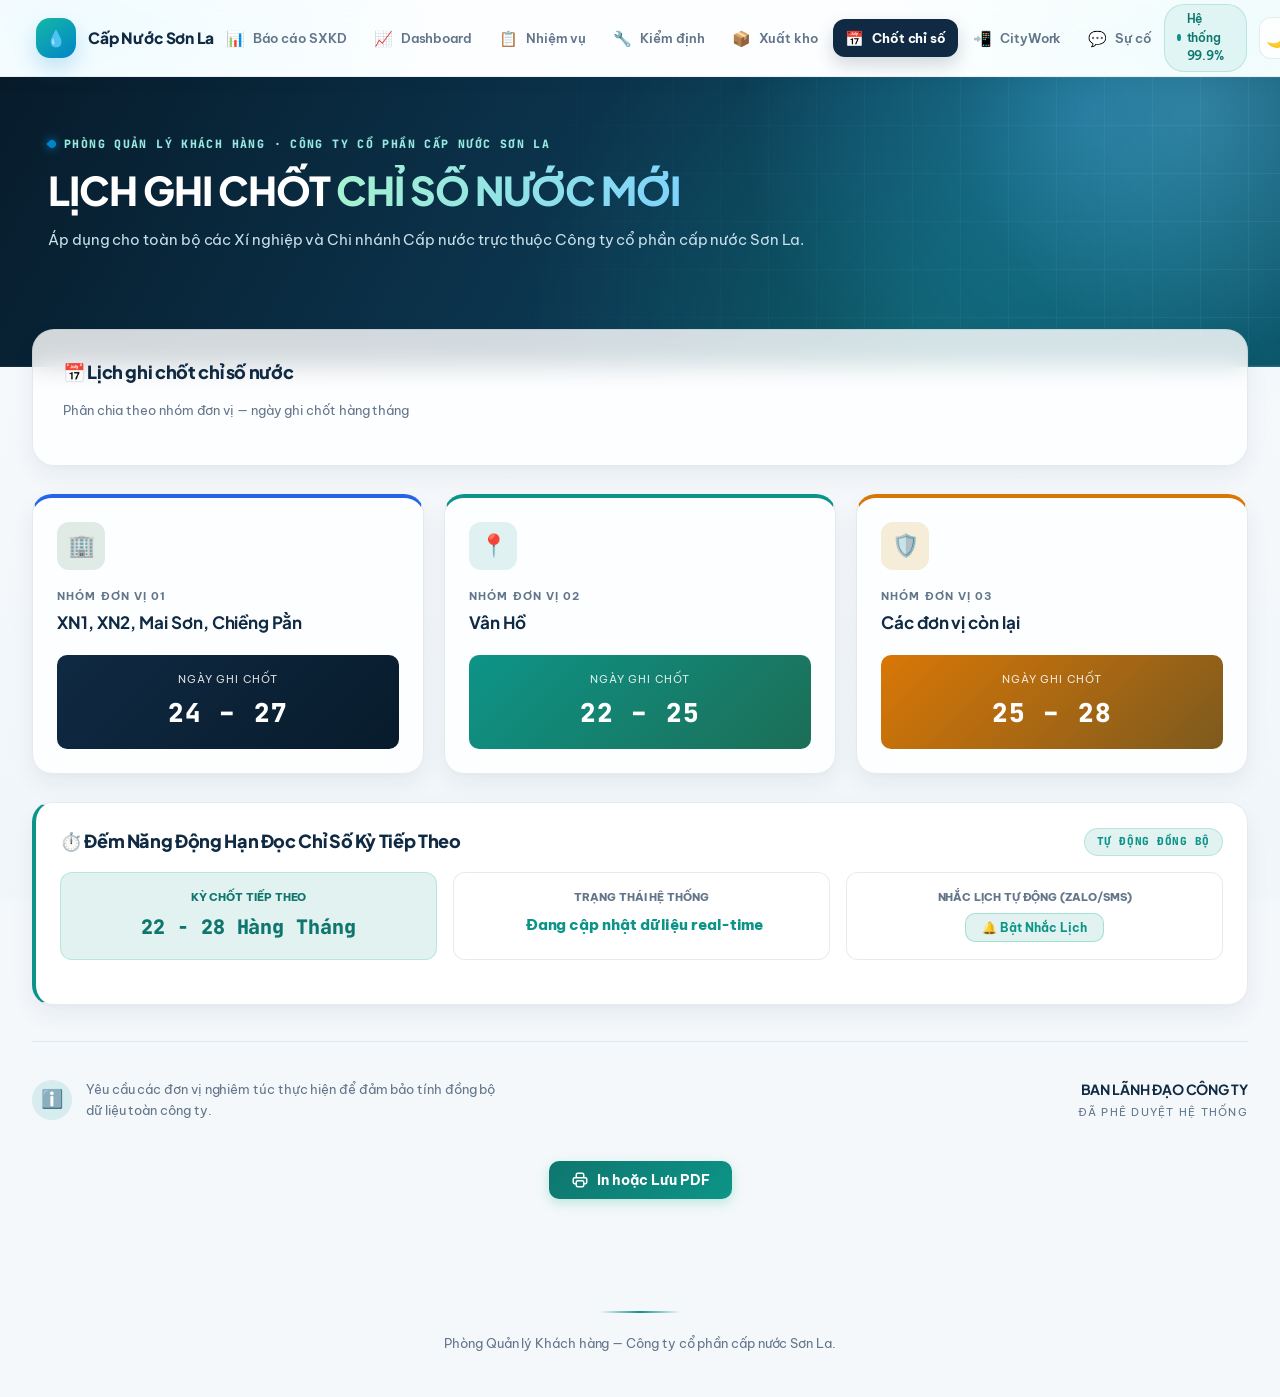
<file: lich_chot_chi_so.html>
<!DOCTYPE html>
<html lang="vi" data-theme="light">
<head>
<script>try{document.documentElement.dataset.theme=localStorage.getItem('theme')||'light'}catch(e){}</script>
    <meta charset="UTF-8">
    <meta name="viewport" content="width=device-width, initial-scale=1.0">
    <title>Lịch Ghi Chốt Chỉ Số Nước Mới</title>
    <link rel="stylesheet" href="shared.css">
    <style>
        /* ---- Page-specific: Lịch chốt chỉ số ---- */
        .schedule-intro {
            text-align: center;
            max-width: 640px;
            margin: 0 auto 32px;
        }
        .schedule-intro p {
            color: var(--muted);
            font-size: 13.5px;
            line-height: 1.7;
        }

        /* Group cards */
        .group-card {
            display: flex;
            flex-direction: column;
            justify-content: space-between;
        }
        .group-card .card-icon {
            width: 48px;
            height: 48px;
            border-radius: 12px;
            display: flex;
            align-items: center;
            justify-content: center;
            font-size: 22px;
            margin-bottom: 18px;
        }
        .group-card .card-icon.navy { background: #e0ebe6; }
        .group-card .card-icon.teal { background: var(--teal-light); }
        .group-card .card-icon.gold { background: #f5edd8; }

        .group-label {
            font-size: 11px;
            font-weight: 700;
            text-transform: uppercase;
            letter-spacing: .1em;
            color: var(--muted);
            margin-bottom: 6px;
            font-family: var(--font-body);
        }
        .group-units {
            font-family: var(--font-display);
            font-size: 17px;
            font-weight: 700;
            color: var(--navy);
            margin-bottom: 20px;
            line-height: 1.4;
        }

        /* Date badges */
        .date-badge {
            text-align: center;
            padding: 16px 12px;
            border-radius: 10px;
            color: #fff;
            margin-top: auto;
        }
        .date-badge.navy-bg {
            background: linear-gradient(135deg, var(--navy) 0%, var(--navy-deep) 100%);
        }
        .date-badge.teal-bg {
            background: linear-gradient(135deg, var(--teal) 0%, #1c6e56 100%);
        }
        .date-badge.gold-bg {
            background: linear-gradient(135deg, var(--gold) 0%, #7d5a1e 100%);
        }
        .date-badge .date-label {
            display: block;
            font-size: 10.5px;
            text-transform: uppercase;
            letter-spacing: .08em;
            opacity: .85;
            margin-bottom: 4px;
            font-family: var(--font-body);
        }
        .date-badge .date-value {
            font-size: 26px;
            font-weight: 800;
            font-family: var(--font-mono);
            letter-spacing: .04em;
        }

        /* Footer info bar */
        .info-bar {
            display: flex;
            align-items: center;
            justify-content: space-between;
            gap: 24px;
            margin-top: 36px;
            padding-top: 24px;
            border-top: 1px solid var(--line);
            flex-wrap: wrap;
        }
        .info-bar .info-left {
            display: flex;
            align-items: center;
            gap: 14px;
            max-width: 480px;
        }
        .info-bar .info-icon {
            width: 40px;
            height: 40px;
            border-radius: 50%;
            background: var(--teal-light);
            display: flex;
            align-items: center;
            justify-content: center;
            font-size: 18px;
            flex-shrink: 0;
        }
        .info-bar .info-text {
            font-size: 13px;
            color: var(--muted);
            line-height: 1.6;
        }
        .info-bar .info-right {
            text-align: right;
        }
        .info-bar .info-right .authority {
            font-weight: 700;
            font-size: 14px;
            color: var(--navy);
            font-family: var(--font-display);
        }
        .info-bar .info-right .approved {
            font-size: 10.5px;
            text-transform: uppercase;
            letter-spacing: .12em;
            color: var(--muted);
            margin-top: 4px;
        }

        /* Print button wrapper */
        .print-actions {
            text-align: center;
            margin-top: 28px;
            margin-bottom: 8px;
        }
        .print-actions .btn-primary svg {
            width: 18px;
            height: 18px;
        }

        @media (max-width: 600px) {
            .info-bar {
                flex-direction: column;
                text-align: center;
            }
            .info-bar .info-left {
                flex-direction: column;
                text-align: center;
            }
            .info-bar .info-right {
                text-align: center;
            }
        }
    </style>
<link rel="manifest" href="manifest.json">
<meta name="theme-color" content="#0052cc">
<script>
  if ('serviceWorker' in navigator) {
    window.addEventListener('load', () => {
      navigator.serviceWorker.register('sw.js').then(registration => {
        console.log('SW registered: ', registration);
      }).catch(registrationError => {
        console.log('SW registration failed: ', registrationError);
      });
    });
  }
</script>
</head>
<body>

<!-- ===== NAVBAR ===== -->
<nav class="site-nav">
  <div class="nav-inner">
    <a href="index.html" class="nav-brand">
      <div class="brand-badge">💧</div>
      <span>Cấp Nước Sơn La</span>
    </a>
    <div class="nav-links">
      <a href="index.html"><span class="nav-icon">📊</span>Báo cáo SXKD</a>
      <a href="dashboard.html"><span class="nav-icon">📈</span>Dashboard</a>
      <a href="Nhiem_vu.html"><span class="nav-icon">📋</span>Nhiệm vụ</a>
      <a href="Quy_trinh_kiem_dinh.html"><span class="nav-icon">🔧</span>Kiểm định</a>
      <a href="Thu_tuc_xuat_kho.html"><span class="nav-icon">📦</span>Xuất kho</a>
      <a href="lich_chot_chi_so.html" class="active"><span class="nav-icon">📅</span>Chốt chỉ số</a>
      <a href="Quy_trinh_citywork.html"><span class="nav-icon">📲</span>CityWork</a>
      <a href="Quy_trinh_su_co.html"><span class="nav-icon">💬</span>Sự cố</a>
    </div>
    <div class="nav-actions">
      <div class="status-chip"><span class="pulse-dot"></span>Hệ thống 99.9%</div>
      <button class="theme-toggle-btn" id="themeToggle" onclick="toggleTheme()" title="Đổi giao diện Sáng/Tối">🌙</button>
      <button class="nav-toggle" onclick="document.querySelector('.nav-links').classList.toggle('open')" aria-label="Menu">☰</button>
    </div>
  </div>
</nav>

<!-- ===== MASTHEAD ===== -->
<header class="masthead">
  <div class="eyebrow"><span class="drop"></span>Phòng Quản lý Khách hàng · Công ty cổ phần cấp nước Sơn La</div>
  <h1>LỊCH GHI CHỐT <span class="highlight-text">CHỈ SỐ NƯỚC MỚI</span></h1>
  <p class="sub">Áp dụng cho toàn bộ các Xí nghiệp và Chi nhánh Cấp nước trực thuộc Công ty cổ phần cấp nước Sơn La.</p>
</header>

<!-- ===== MAIN CONTENT ===== -->
<div class="wrap">
    <div class="panel">
        <h2>📅 Lịch ghi chốt chỉ số nước</h2>
        <p class="hint">Phân chia theo nhóm đơn vị — ngày ghi chốt hàng tháng</p>
    </div>

    <!-- 3 Group Cards -->
    <div class="grid-3">

        <!-- Nhóm 1: Navy -->
        <div class="s-card accent-navy group-card">
            <div>
                <div class="card-icon navy">🏢</div>
                <div class="group-label">Nhóm Đơn vị 01</div>
                <div class="group-units">XN1, XN2, Mai Sơn, Chiềng Pằn</div>
            </div>
            <div class="date-badge navy-bg">
                <span class="date-label">Ngày ghi chốt</span>
                <span class="date-value">24 – 27</span>
            </div>
        </div>

        <!-- Nhóm 2: Teal -->
        <div class="s-card accent-teal group-card">
            <div>
                <div class="card-icon teal">📍</div>
                <div class="group-label">Nhóm Đơn vị 02</div>
                <div class="group-units">Vân Hồ</div>
            </div>
            <div class="date-badge teal-bg">
                <span class="date-label">Ngày ghi chốt</span>
                <span class="date-value">22 – 25</span>
            </div>
        </div>

        <!-- Nhóm 3: Gold -->
        <div class="s-card accent-gold group-card">
            <div>
                <div class="card-icon gold">🛡️</div>
                <div class="group-label">Nhóm Đơn vị 03</div>
                <div class="group-units">Các đơn vị còn lại</div>
            </div>
            <div class="date-badge gold-bg">
                <span class="date-label">Ngày ghi chốt</span>
                <span class="date-value">25 – 28</span>
            </div>
        </div>

    </div>

    <!-- Countdown & Reminder Widget -->
    <div class="s-card left-teal" style="margin-top: 28px; background: var(--card-bg-solid);">
        <div style="display: flex; justify-content: space-between; align-items: center; flex-wrap: wrap; gap: 10px; margin-bottom: 16px;">
            <h3 style="margin: 0; font-size: 18px; color: var(--ink); font-weight: 800;">⏱️ Đếm Năng Động Hạn Đọc Chỉ Số Kỳ Tiếp Theo</h3>
            <span class="badge badge-teal">Tự động đồng bộ</span>
        </div>
        <div style="display: grid; grid-template-columns: repeat(auto-fit, minmax(200px, 1fr)); gap: 16px; margin-bottom: 20px; text-align: center;">
            <div style="background: var(--teal-light); padding: 16px; border-radius: 12px; border: 1px solid rgba(16,185,129,0.2);">
                <div style="font-size: 11px; font-weight: 800; color: var(--teal-dark); text-transform: uppercase;">Kỳ chốt tiếp theo</div>
                <div style="font-size: 20px; font-weight: 800; color: var(--teal-dark); font-family: var(--font-mono); margin-top: 4px;">22 - 28 Hàng Tháng</div>
            </div>
            <div style="background: var(--card-bg-solid); padding: 16px; border-radius: 12px; border: 1px solid var(--card-border);">
                <div style="font-size: 11px; font-weight: 800; color: var(--muted); text-transform: uppercase;">Trạng thái hệ thống</div>
                <div style="font-size: 15px; font-weight: 800; color: var(--teal); margin-top: 6px; display: inline-flex; align-items: center; gap: 6px;">
                    <span class="pulse-dot"></span> Đang cập nhật dữ liệu real-time
                </div>
            </div>
            <div style="background: var(--card-bg-solid); padding: 16px; border-radius: 12px; border: 1px solid var(--card-border);">
                <div style="font-size: 11px; font-weight: 800; color: var(--muted); text-transform: uppercase;">Nhắc lịch tự động (Zalo/SMS)</div>
                <button type="button" class="btn-teal" style="margin-top: 6px; padding: 6px 16px; font-size: 12px;" onclick="alert('Đã bật nhắc lịch qua Zalo Official Account cho nhân viên đọc số!')">🔔 Bật Nhắc Lịch</button>
            </div>
        </div>
    </div>

    <!-- Footer Info -->
    <div class="info-bar">
        <div class="info-left">
            <div class="info-icon">ℹ️</div>
            <p class="info-text">
                Yêu cầu các đơn vị nghiêm túc thực hiện để đảm bảo tính đồng bộ dữ liệu toàn công ty.
            </p>
        </div>
        <div class="info-right">
            <div class="authority">BAN LÃNH ĐẠO CÔNG TY</div>
            <div class="approved">Đã phê duyệt hệ thống</div>
        </div>
    </div>

    <!-- Print Button -->
    <div class="print-actions no-print">
        <button class="btn-primary" onclick="window.print()">
            <svg fill="none" stroke="currentColor" viewBox="0 0 24 24"><path stroke-linecap="round" stroke-linejoin="round" stroke-width="2" d="M17 17h2a2 2 0 002-2v-4a2 2 0 00-2-2H5a2 2 0 00-2 2v4a2 2 0 002 2h2m2 4h6a2 2 0 002-2v-4a2 2 0 00-2-2H9a2 2 0 00-2 2v4a2 2 0 002 2zm8-12V5a2 2 0 00-2-2H9a2 2 0 00-2 2v4h10z"></path></svg>
            In hoặc Lưu PDF
        </button>
    </div>
</div>

<!-- ===== FOOTER ===== -->
<footer class="rpt-footer">
  Phòng Quản lý Khách hàng — Công ty cổ phần cấp nước Sơn La.
</footer>

<script>
// Theme Toggle Script
function initTheme() {
  const savedTheme = localStorage.getItem('theme') || 'light';
  document.documentElement.setAttribute('data-theme', savedTheme);
  const btn = document.getElementById('themeToggle');
  if (btn) btn.innerHTML = savedTheme === 'dark' ? '☀️' : '🌙';
}
function toggleTheme() {
  const current = document.documentElement.getAttribute('data-theme') === 'dark' ? 'light' : 'dark';
  document.documentElement.setAttribute('data-theme', current);
  localStorage.setItem('theme', current);
  const btn = document.getElementById('themeToggle');
  if (btn) btn.innerHTML = current === 'dark' ? '☀️' : '🌙';
}
document.addEventListener('DOMContentLoaded', initTheme);

// Scroll to Top Script
window.addEventListener('scroll', () => {
  const btn = document.getElementById('backToTop');
  if (btn) {
    if (window.scrollY > 300) btn.classList.add('show');
    else btn.classList.remove('show');
  }
});
</script>

<button class="back-to-top" id="backToTop" onclick="window.scrollTo({top: 0, behavior: 'smooth'})" title="Về đầu trang">↑</button>
</body>
</html>
</file>
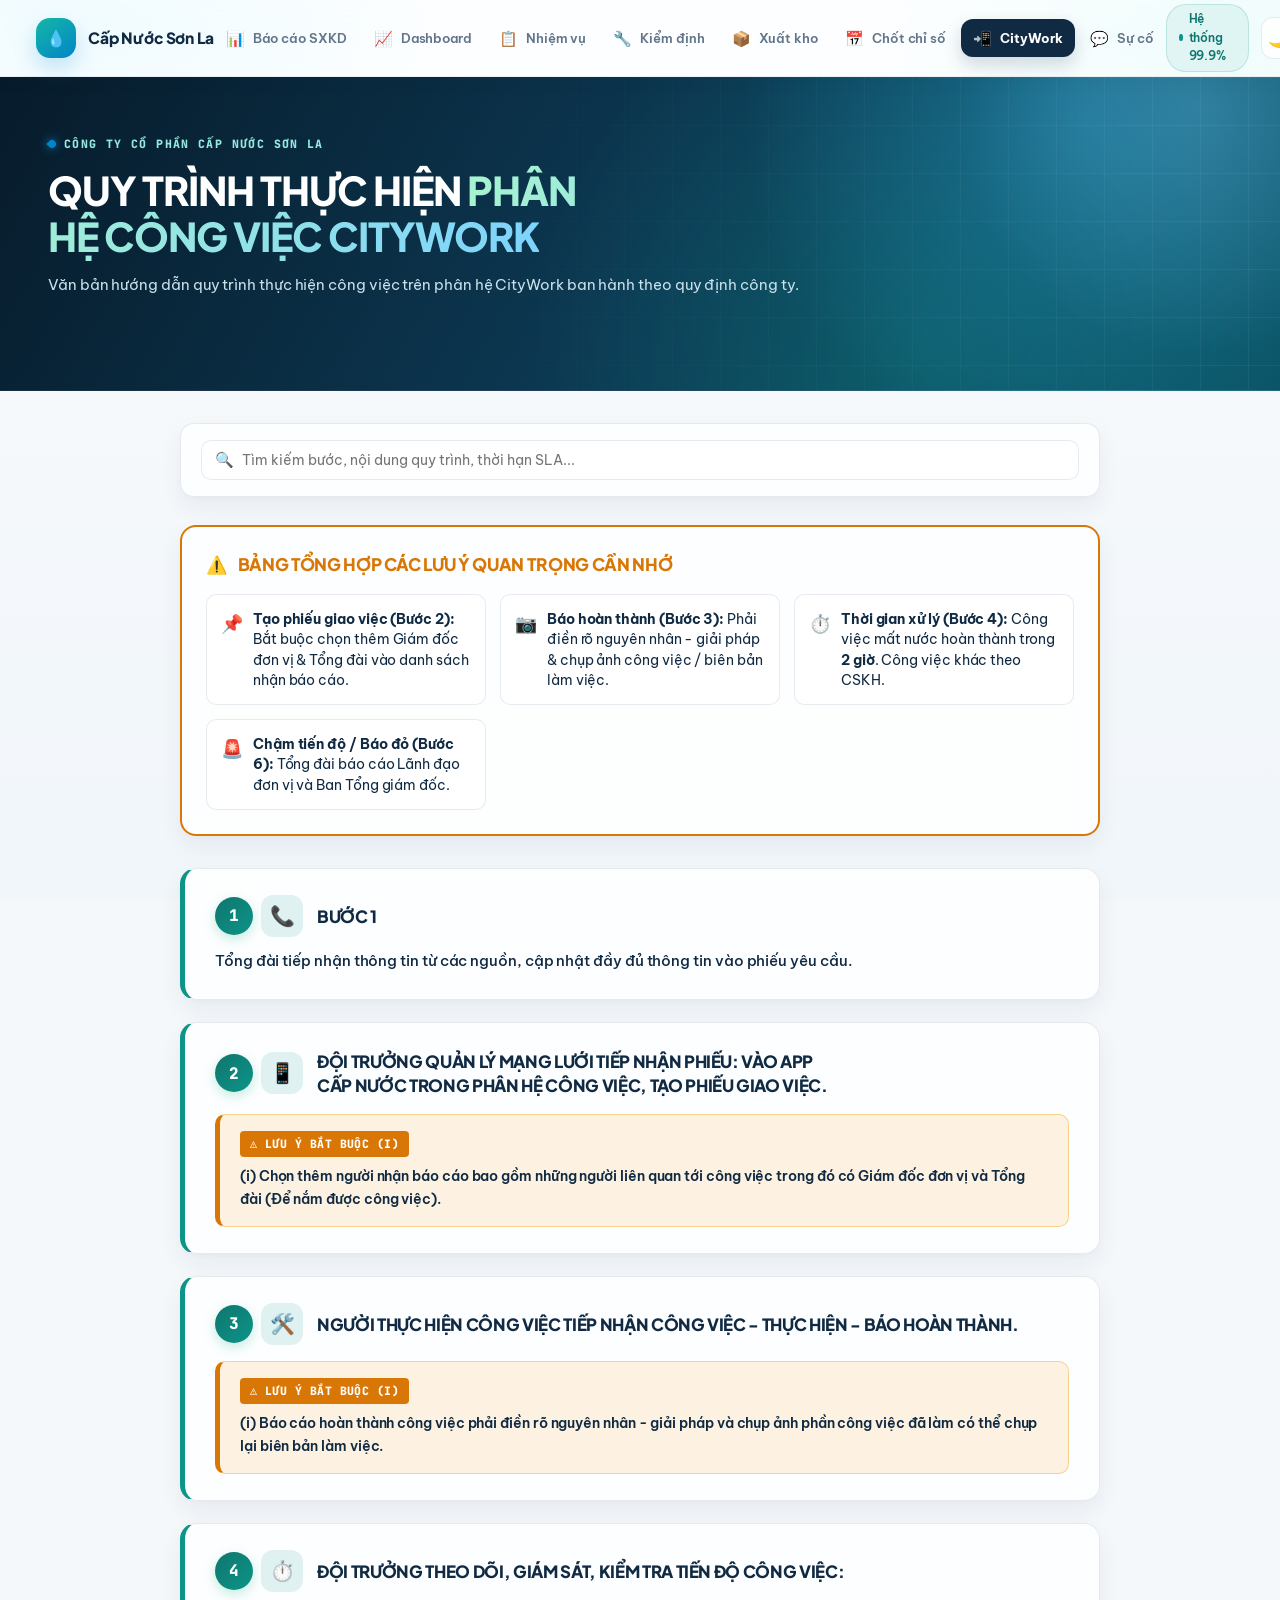
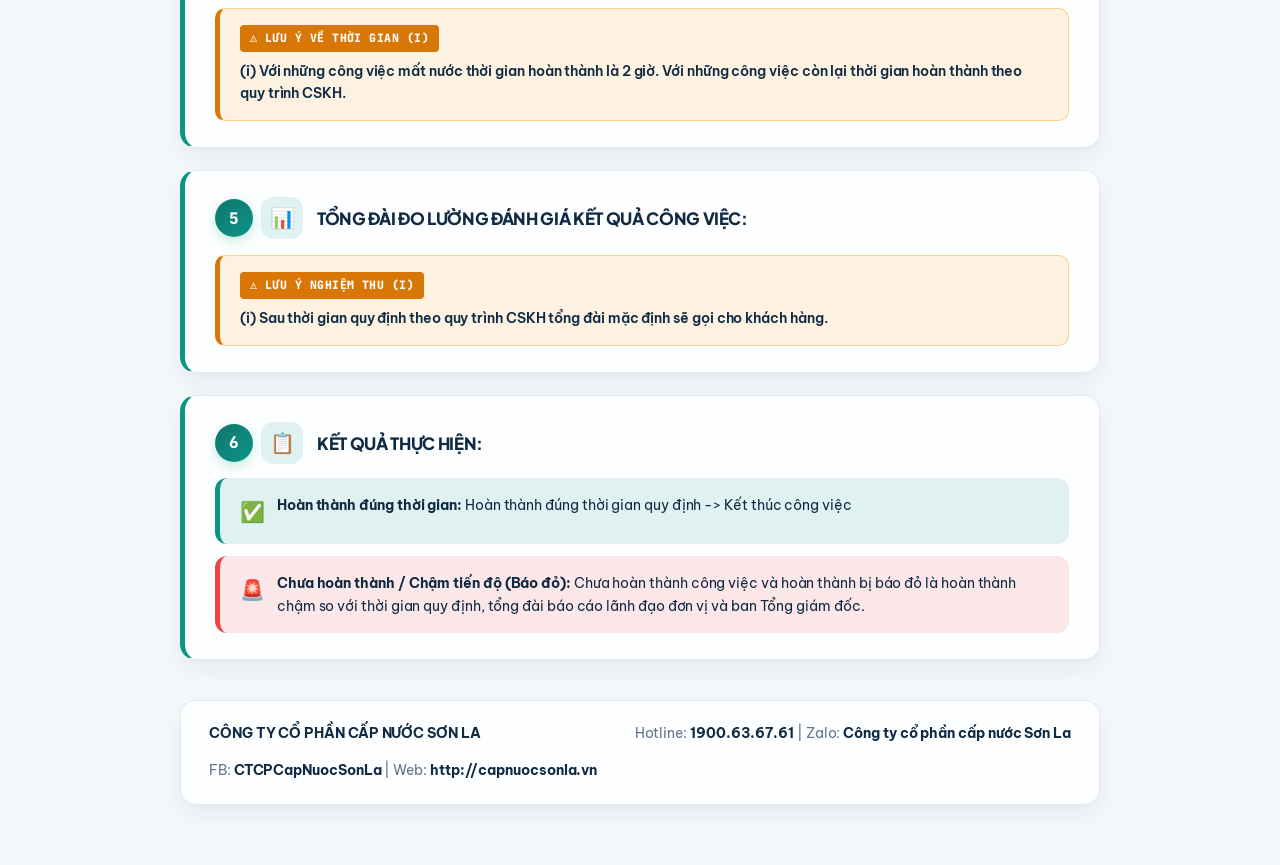
<file: Quy_trinh_citywork.html>
<!DOCTYPE html>
<html lang="vi" data-theme="light">
<head>
<script>try{document.documentElement.dataset.theme=localStorage.getItem('theme')||'light'}catch(e){}</script>
    <meta charset="UTF-8">
    <meta name="viewport" content="width=device-width, initial-scale=1.0">
    <title>Quy Trình Thực Hiện Phân Hệ Công Việc CityWork — Cấp Nước Sơn La</title>

    <!-- Google Fonts -->
    <link rel="preconnect" href="https://fonts.googleapis.com">
    <link rel="preconnect" href="https://fonts.gstatic.com" crossorigin>
    <link href="https://fonts.googleapis.com/css2?family=Plus+Jakarta+Sans:wght@400;500;600;700;800&family=Be+Vietnam+Pro:wght@400;500;600;700;800&family=JetBrains+Mono:wght@500;600;700&display=swap" rel="stylesheet">

    <!-- Design System -->
    <link rel="stylesheet" href="shared.css">

    <style>
        /* ---- UI-UX Pro Max Design System & Clean Architecture ---- */
        :root {
            --cw-radius: 16px;
            --cw-shadow: var(--shadow-sm);
            --cw-shadow-hover: var(--shadow-md);
        }

        .clean-container {
            max-width: 960px;
            margin: 0 auto;
            padding: 32px 20px 60px;
        }

        h1, h2, h3, h4 {
            text-wrap: balance;
        }

        /* Search & Filter Bar */
        .search-control-bar {
            background: var(--card-bg);
            backdrop-filter: blur(12px);
            border: 1px solid var(--card-border);
            border-radius: 14px;
            padding: 16px 20px;
            margin-bottom: 28px;
            box-shadow: var(--shadow-sm);
            display: flex;
            align-items: center;
            gap: 12px;
        }

        .search-input-wrap {
            position: relative;
            flex: 1;
        }

        .search-input-wrap input {
            width: 100%;
            padding: 10px 14px 10px 40px;
            border-radius: 10px;
            border: 1px solid var(--card-border);
            background: var(--card-bg-solid);
            color: var(--ink);
            font-family: var(--font-body);
            font-size: 13.5px;
            outline: none;
            transition: all 0.2s ease;
        }

        .search-input-wrap input:focus {
            border-color: var(--teal);
            box-shadow: 0 0 0 3px var(--teal-light);
        }

        .search-input-wrap .search-icon {
            position: absolute;
            left: 14px;
            top: 50%;
            transform: translateY(-50%);
            color: var(--muted);
            font-size: 15px;
            pointer-events: none;
        }

        /* Top Key Highlights Summary Banner */
        .key-notes-summary {
            background: var(--card-bg);
            backdrop-filter: blur(12px);
            border: 2px solid var(--gold);
            border-radius: var(--cw-radius);
            padding: 24px;
            margin-bottom: 32px;
            box-shadow: var(--shadow-sm);
        }

        .key-notes-summary h3 {
            margin: 0 0 16px;
            font-size: clamp(1rem, 2vw, 1.15rem);
            color: var(--gold);
            display: flex;
            align-items: center;
            gap: 10px;
            font-family: var(--font-display);
            font-weight: 800;
        }

        .summary-grid {
            display: grid;
            grid-template-columns: repeat(auto-fit, minmax(240px, 1fr));
            gap: 14px;
        }

        .summary-chip {
            background: var(--card-bg-solid);
            border: 1px solid var(--card-border);
            border-radius: 10px;
            padding: 14px;
            font-size: 13.5px;
            color: var(--ink);
            line-height: 1.5;
            display: flex;
            align-items: flex-start;
            gap: 10px;
            transition: transform 0.2s ease, border-color 0.2s ease;
        }

        .summary-chip:hover {
            transform: translateY(-2px);
            border-color: var(--teal);
        }

        .summary-chip .chip-icon {
            font-size: 18px;
            flex-shrink: 0;
            margin-top: 1px;
        }

        /* Step List Cards */
        .step-list {
            display: flex;
            flex-direction: column;
            gap: 22px;
        }

        .step-item {
            background: var(--card-bg);
            backdrop-filter: blur(12px);
            border: 1px solid var(--card-border);
            border-left: 5px solid var(--teal);
            border-radius: var(--cw-radius);
            padding: 26px 30px;
            box-shadow: var(--cw-shadow);
            transition: transform 0.25s cubic-bezier(0.16, 1, 0.3, 1), box-shadow 0.25s ease, border-left-color 0.25s ease, border-color 0.25s ease;
        }

        .step-item:hover, .step-item:focus-within {
            transform: translateY(-3px);
            box-shadow: var(--cw-shadow-hover);
            border-left-color: var(--cyan);
            border-color: var(--card-hover-border);
        }

        .step-list:has(.step-item:hover) .step-item:not(:hover) {
            opacity: 0.9;
        }

        .step-header {
            display: flex;
            align-items: center;
            gap: 14px;
            margin-bottom: 12px;
        }

        .step-badge-wrap {
            display: flex;
            align-items: center;
            gap: 8px;
            flex-shrink: 0;
        }

        .step-badge {
            width: 38px;
            height: 38px;
            border-radius: 50%;
            background: linear-gradient(135deg, var(--teal-dark), var(--teal));
            color: #ffffff;
            display: flex;
            align-items: center;
            justify-content: center;
            font-weight: 800;
            font-size: 16px;
            font-family: var(--font-mono);
            box-shadow: 0 4px 12px rgba(16, 185, 129, 0.25);
        }

        .step-icon-avatar {
            width: 42px;
            height: 42px;
            border-radius: 12px;
            background: var(--teal-light);
            color: var(--teal);
            display: flex;
            align-items: center;
            justify-content: center;
            font-size: 20px;
            flex-shrink: 0;
        }

        .step-heading {
            font-size: clamp(1rem, 2.2vw, 1.125rem);
            font-weight: 800;
            color: var(--ink);
            margin: 0;
            line-height: 1.45;
        }

        .step-text {
            font-size: 14.5px;
            color: var(--ink);
            line-height: 1.65;
            margin: 0;
            font-weight: 500;
        }

        /* High Visibility Note Box for (i) */
        .prominent-note {
            background: var(--gold-light);
            border: 1.5px solid rgba(245, 158, 11, 0.4);
            border-left: 5px solid var(--gold);
            border-radius: 10px;
            padding: 16px 20px;
            margin-top: 16px;
        }

        .prominent-note .note-tag {
            display: inline-flex;
            align-items: center;
            gap: 6px;
            background: var(--gold);
            color: #ffffff;
            font-size: 11.5px;
            font-weight: 800;
            padding: 4px 10px;
            border-radius: 4px;
            text-transform: uppercase;
            letter-spacing: 0.04em;
            margin-bottom: 8px;
            font-family: var(--font-mono);
        }

        .prominent-note .note-body {
            font-size: 14px;
            color: var(--ink);
            line-height: 1.6;
            font-weight: 600;
        }

        /* Step 6 Outcomes */
        .outcome-group {
            display: flex;
            flex-direction: column;
            gap: 12px;
            margin-top: 14px;
        }

        .outcome-item {
            padding: 16px 20px;
            border-radius: 12px;
            font-size: 14px;
            line-height: 1.6;
            display: flex;
            align-items: flex-start;
            gap: 12px;
        }

        .outcome-item .out-icon {
            font-size: 20px;
            flex-shrink: 0;
            margin-top: 2px;
        }

        .outcome-item.success {
            background: var(--teal-light);
            border-left: 5px solid var(--teal);
            color: var(--ink);
        }

        .outcome-item.warning {
            background: var(--danger-bg);
            border-left: 5px solid var(--danger-text);
            color: var(--ink);
        }

        /* Simple Footer */
        .simple-footer {
            background: var(--card-bg);
            backdrop-filter: blur(12px);
            border: 1px solid var(--card-border);
            border-radius: var(--cw-radius);
            padding: 22px 28px;
            margin-top: 40px;
            display: flex;
            flex-wrap: wrap;
            align-items: center;
            justify-content: space-between;
            gap: 16px;
            font-size: 13.5px;
            color: var(--muted);
            box-shadow: var(--shadow-sm);
        }

        .simple-footer strong {
            color: var(--ink);
        }

        @media (prefers-reduced-motion: reduce) {
            .step-item, .summary-chip {
                transition: none;
            }
        }
    </style>
<link rel="manifest" href="manifest.json">
<meta name="theme-color" content="#0052cc">
<script>
  if ('serviceWorker' in navigator) {
    window.addEventListener('load', () => {
      navigator.serviceWorker.register('sw.js').then(registration => {
        console.log('SW registered: ', registration);
      }).catch(registrationError => {
        console.log('SW registration failed: ', registrationError);
      });
    });
  }
</script>
</head>
<body>

<!-- ============ NAVBAR ============ -->
<nav class="site-nav">
  <div class="nav-inner">
    <a href="index.html" class="nav-brand">
      <div class="brand-badge">💧</div>
      <span>Cấp Nước Sơn La</span>
    </a>
    <div class="nav-links">
      <a href="index.html"><span class="nav-icon">📊</span>Báo cáo SXKD</a>
      <a href="dashboard.html"><span class="nav-icon">📈</span>Dashboard</a>
      <a href="Nhiem_vu.html"><span class="nav-icon">📋</span>Nhiệm vụ</a>
      <a href="Quy_trinh_kiem_dinh.html"><span class="nav-icon">🔧</span>Kiểm định</a>
      <a href="Thu_tuc_xuat_kho.html"><span class="nav-icon">📦</span>Xuất kho</a>
      <a href="lich_chot_chi_so.html"><span class="nav-icon">📅</span>Chốt chỉ số</a>
      <a href="Quy_trinh_citywork.html" class="active"><span class="nav-icon">📲</span>CityWork</a>
      <a href="Quy_trinh_su_co.html"><span class="nav-icon">💬</span>Sự cố</a>
    </div>
    <div class="nav-actions">
      <div class="status-chip"><span class="pulse-dot"></span>Hệ thống 99.9%</div>
      <button class="theme-toggle-btn" id="themeToggle" onclick="toggleTheme()" title="Đổi giao diện Sáng/Tối">🌙</button>
      <button class="nav-toggle" onclick="document.querySelector('.nav-links').classList.toggle('open')" aria-label="Menu">☰</button>
    </div>
  </div>
</nav>

<!-- ============ MASTHEAD ============ -->
<header class="masthead">
  <div class="eyebrow"><span class="drop"></span>Công ty cổ phần cấp nước Sơn La</div>
  <h1>QUY TRÌNH THỰC HIỆN <span class="highlight-text">PHÂN HỆ CÔNG VIỆC CITYWORK</span></h1>
  <p class="sub">Văn bản hướng dẫn quy trình thực hiện công việc trên phân hệ CityWork ban hành theo quy định công ty.</p>
</header>

<!-- ============ MAIN CONTENT ============ -->
<div class="clean-container">

  <!-- SEARCH & QUICK FILTER -->
  <div class="search-control-bar no-print">
    <div class="search-input-wrap">
      <span class="search-icon">🔍</span>
      <input type="text" id="cwSearchInput" placeholder="Tìm kiếm bước, nội dung quy trình, thời hạn SLA..." onkeyup="filterCwSteps()">
    </div>
  </div>

  <!-- BẢNG TỔNG HỢP CÁC LƯU Ý QUAN TRỌNG NHẤT -->
  <div class="key-notes-summary">
    <h3><span>⚠️</span> BẢNG TỔNG HỢP CÁC LƯU Ý QUAN TRỌNG CẦN NHỚ</h3>
    <div class="summary-grid">
      <div class="summary-chip">
        <span class="chip-icon">📌</span>
        <div><strong>Tạo phiếu giao việc (Bước 2):</strong> Bắt buộc chọn thêm Giám đốc đơn vị & Tổng đài vào danh sách nhận báo cáo.</div>
      </div>
      <div class="summary-chip">
        <span class="chip-icon">📷</span>
        <div><strong>Báo hoàn thành (Bước 3):</strong> Phải điền rõ nguyên nhân - giải pháp & chụp ảnh công việc / biên bản làm việc.</div>
      </div>
      <div class="summary-chip">
        <span class="chip-icon">⏱️</span>
        <div><strong>Thời gian xử lý (Bước 4):</strong> Công việc mất nước hoàn thành trong <strong>2 giờ</strong>. Công việc khác theo CSKH.</div>
      </div>
      <div class="summary-chip">
        <span class="chip-icon">🚨</span>
        <div><strong>Chậm tiến độ / Báo đỏ (Bước 6):</strong> Tổng đài báo cáo Lãnh đạo đơn vị và Ban Tổng giám đốc.</div>
      </div>
    </div>
  </div>

  <div class="step-list" id="stepListContainer">

    <!-- BƯỚC 1 -->
    <div class="step-item cw-step-card">
      <div class="step-header">
        <div class="step-badge-wrap">
          <div class="step-badge">1</div>
          <div class="step-icon-avatar">📞</div>
        </div>
        <h3 class="step-heading">BƯỚC 1</h3>
      </div>
      <p class="step-text">Tổng đài tiếp nhận thông tin từ các nguồn, cập nhật đầy đủ thông tin vào phiếu yêu cầu.</p>
    </div>

    <!-- BƯỚC 2 -->
    <div class="step-item cw-step-card">
      <div class="step-header">
        <div class="step-badge-wrap">
          <div class="step-badge">2</div>
          <div class="step-icon-avatar">📱</div>
        </div>
        <h3 class="step-heading">ĐỘI TRƯỞNG QUẢN LÝ MẠNG LƯỚI TIẾP NHẬN PHIẾU: VÀO APP CẤP NƯỚC TRONG PHÂN HỆ CÔNG VIỆC, TẠO PHIẾU GIAO VIỆC.</h3>
      </div>
      <div class="prominent-note">
        <div class="note-tag">⚠️ LƯU Ý BẮT BUỘC (i)</div>
        <div class="note-body">(i) Chọn thêm người nhận báo cáo bao gồm những người liên quan tới công việc trong đó có Giám đốc đơn vị và Tổng đài (Để nắm được công việc).</div>
      </div>
    </div>

    <!-- BƯỚC 3 -->
    <div class="step-item cw-step-card">
      <div class="step-header">
        <div class="step-badge-wrap">
          <div class="step-badge">3</div>
          <div class="step-icon-avatar">🛠️</div>
        </div>
        <h3 class="step-heading">NGƯỜI THỰC HIỆN CÔNG VIỆC TIẾP NHẬN CÔNG VIỆC - THỰC HIỆN - BÁO HOÀN THÀNH.</h3>
      </div>
      <div class="prominent-note">
        <div class="note-tag">⚠️ LƯU Ý BẮT BUỘC (i)</div>
        <div class="note-body">(i) Báo cáo hoàn thành công việc phải điền rõ nguyên nhân - giải pháp và chụp ảnh phần công việc đã làm có thể chụp lại biên bản làm việc.</div>
      </div>
    </div>

    <!-- BƯỚC 4 -->
    <div class="step-item cw-step-card">
      <div class="step-header">
        <div class="step-badge-wrap">
          <div class="step-badge">4</div>
          <div class="step-icon-avatar">⏱️</div>
        </div>
        <h3 class="step-heading">ĐỘI TRƯỞNG THEO DÕI, GIÁM SÁT, KIỂM TRA TIẾN ĐỘ CÔNG VIỆC:</h3>
      </div>
      <div class="prominent-note">
        <div class="note-tag">⚠️ LƯU Ý VỀ THỜI GIAN (i)</div>
        <div class="note-body">(i) Với những công việc mất nước thời gian hoàn thành là 2 giờ. Với những công việc còn lại thời gian hoàn thành theo quy trình CSKH.</div>
      </div>
    </div>

    <!-- BƯỚC 5 -->
    <div class="step-item cw-step-card">
      <div class="step-header">
        <div class="step-badge-wrap">
          <div class="step-badge">5</div>
          <div class="step-icon-avatar">📊</div>
        </div>
        <h3 class="step-heading">TỔNG ĐÀI ĐO LƯỜNG ĐÁNH GIÁ KẾT QUẢ CÔNG VIỆC:</h3>
      </div>
      <div class="prominent-note">
        <div class="note-tag">⚠️ LƯU Ý NGHIỆM THU (i)</div>
        <div class="note-body">(i) Sau thời gian quy định theo quy trình CSKH tổng đài mặc định sẽ gọi cho khách hàng.</div>
      </div>
    </div>

    <!-- BƯỚC 6 -->
    <div class="step-item cw-step-card">
      <div class="step-header">
        <div class="step-badge-wrap">
          <div class="step-badge">6</div>
          <div class="step-icon-avatar">📋</div>
        </div>
        <h3 class="step-heading">KẾT QUẢ THỰC HIỆN:</h3>
      </div>
      <div class="outcome-group">
        <div class="outcome-item success">
          <span class="out-icon">✅</span>
          <div><strong>Hoàn thành đúng thời gian:</strong> Hoàn thành đúng thời gian quy định -> Kết thúc công việc</div>
        </div>
        <div class="outcome-item warning">
          <span class="out-icon">🚨</span>
          <div><strong>Chưa hoàn thành / Chậm tiến độ (Báo đỏ):</strong> Chưa hoàn thành công việc và hoàn thành bị báo đỏ là hoàn thành chậm so với thời gian quy định, tổng đài báo cáo lãnh đạo đơn vị và ban Tổng giám đốc.</div>
        </div>
      </div>
    </div>

  </div>

  <!-- SIMPLE FOOTER -->
  <div class="simple-footer">
    <div><strong>CÔNG TY CỔ PHẦN CẤP NƯỚC SƠN LA</strong></div>
    <div>Hotline: <strong>1900.63.67.61</strong> | Zalo: <strong>Công ty cổ phần cấp nước Sơn La</strong></div>
    <div>FB: <strong>CTCPCapNuocSonLa</strong> | Web: <strong>http://capnuocsonla.vn</strong></div>
  </div>

</div>

<script>
// Filter Search Script
function filterCwSteps() {
  const query = document.getElementById('cwSearchInput').value.toLowerCase();
  const cards = document.querySelectorAll('.cw-step-card');
  cards.forEach(card => {
    const text = card.innerText.toLowerCase();
    card.style.display = text.includes(query) ? '' : 'none';
  });
}

// Theme Toggle Script
function initTheme() {
  const savedTheme = localStorage.getItem('theme') || 'light';
  document.documentElement.setAttribute('data-theme', savedTheme);
  const btn = document.getElementById('themeToggle');
  if (btn) btn.innerHTML = savedTheme === 'dark' ? '☀️' : '🌙';
}
function toggleTheme() {
  const current = document.documentElement.getAttribute('data-theme') === 'dark' ? 'light' : 'dark';
  document.documentElement.setAttribute('data-theme', current);
  localStorage.setItem('theme', current);
  const btn = document.getElementById('themeToggle');
  if (btn) btn.innerHTML = current === 'dark' ? '☀️' : '🌙';
}
document.addEventListener('DOMContentLoaded', initTheme);

// Scroll to Top Script
window.addEventListener('scroll', () => {
  const btn = document.getElementById('backToTop');
  if (btn) {
    if (window.scrollY > 300) btn.classList.add('show');
    else btn.classList.remove('show');
  }
});
</script>

<button class="back-to-top" id="backToTop" onclick="window.scrollTo({top: 0, behavior: 'smooth'})" title="Về đầu trang">↑</button>
</body>
</html>
</file>
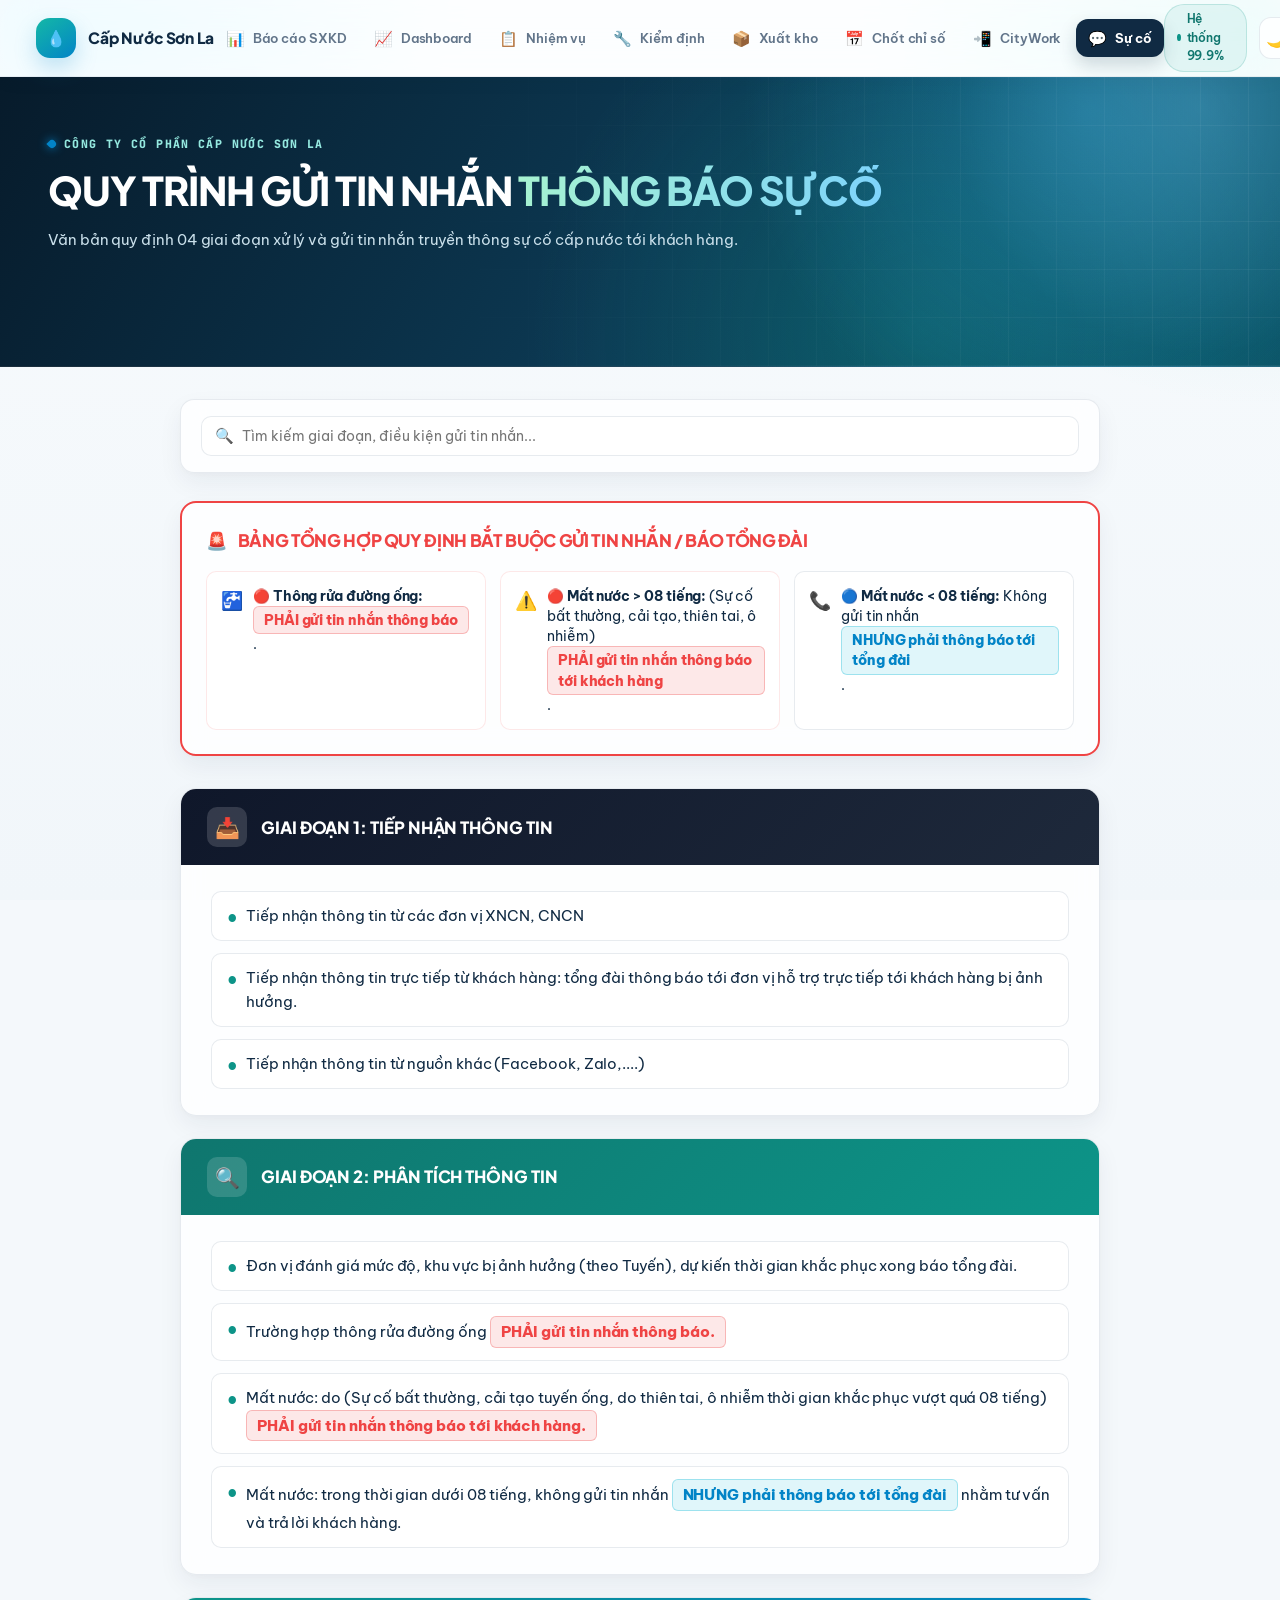
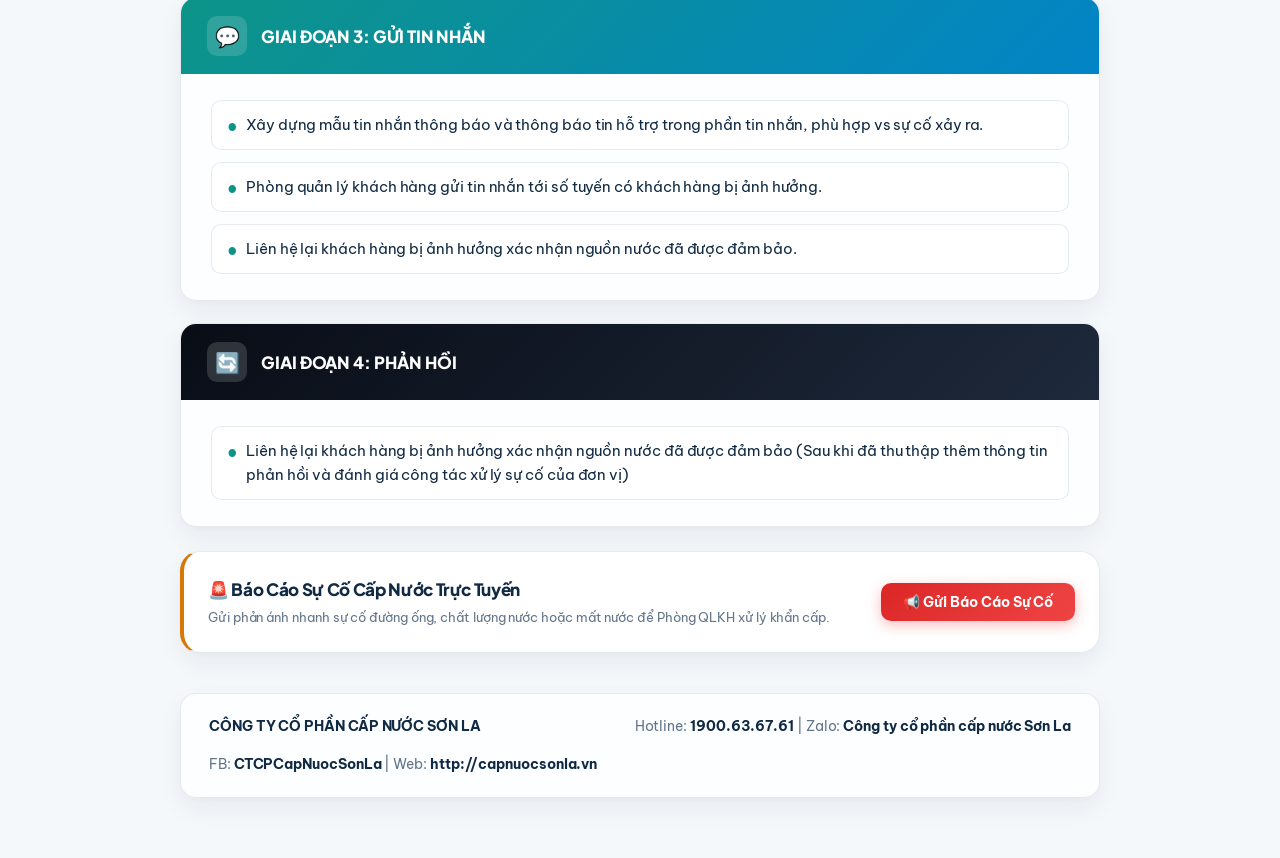
<file: Quy_trinh_su_co.html>
<!DOCTYPE html>
<html lang="vi" data-theme="light">
<head>
<script>try{document.documentElement.dataset.theme=localStorage.getItem('theme')||'light'}catch(e){}</script>
    <meta charset="UTF-8">
    <meta name="viewport" content="width=device-width, initial-scale=1.0">
    <title>Quy Trình Gửi Tin Nhắn Thông Báo Sự Cố — Cấp Nước Sơn La</title>

    <!-- Google Fonts -->
    <link rel="preconnect" href="https://fonts.googleapis.com">
    <link rel="preconnect" href="https://fonts.gstatic.com" crossorigin>
    <link href="https://fonts.googleapis.com/css2?family=Plus+Jakarta+Sans:wght@400;500;600;700;800&family=Be+Vietnam+Pro:wght@400;500;600;700;800&family=JetBrains+Mono:wght@500;600;700&display=swap" rel="stylesheet">

    <!-- Design System -->
    <link rel="stylesheet" href="shared.css">

    <style>
        /* ---- UI-UX Pro Max Design System & Clean Architecture ---- */
        :root {
            --sc-radius: 16px;
            --sc-shadow: var(--shadow-sm);
            --sc-shadow-hover: var(--shadow-md);
        }

        .clean-container {
            max-width: 960px;
            margin: 0 auto;
            padding: 32px 20px 60px;
        }

        h1, h2, h3, h4 {
            text-wrap: balance;
        }

        /* Search Control Bar */
        .search-control-bar {
            background: var(--card-bg);
            backdrop-filter: blur(12px);
            border: 1px solid var(--card-border);
            border-radius: 14px;
            padding: 16px 20px;
            margin-bottom: 28px;
            box-shadow: var(--shadow-sm);
            display: flex;
            align-items: center;
            gap: 12px;
        }

        .search-input-wrap {
            position: relative;
            flex: 1;
        }

        .search-input-wrap input {
            width: 100%;
            padding: 10px 14px 10px 40px;
            border-radius: 10px;
            border: 1px solid var(--card-border);
            background: var(--card-bg-solid);
            color: var(--ink);
            font-family: var(--font-body);
            font-size: 13.5px;
            outline: none;
            transition: all 0.2s ease;
        }

        .search-input-wrap input:focus {
            border-color: var(--teal);
            box-shadow: 0 0 0 3px var(--teal-light);
        }

        .search-input-wrap .search-icon {
            position: absolute;
            left: 14px;
            top: 50%;
            transform: translateY(-50%);
            color: var(--muted);
            font-size: 15px;
            pointer-events: none;
        }

        /* Top Key Highlights Summary Banner */
        .key-notes-summary {
            background: var(--card-bg);
            backdrop-filter: blur(12px);
            border: 2px solid var(--danger-text);
            border-radius: var(--sc-radius);
            padding: 24px;
            margin-bottom: 32px;
            box-shadow: var(--shadow-sm);
        }

        .key-notes-summary h3 {
            margin: 0 0 16px;
            font-size: clamp(1rem, 2vw, 1.15rem);
            color: var(--danger-text);
            display: flex;
            align-items: center;
            gap: 10px;
            font-family: var(--font-display);
            font-weight: 800;
        }

        .summary-grid {
            display: grid;
            grid-template-columns: repeat(auto-fit, minmax(250px, 1fr));
            gap: 14px;
        }

        .summary-chip-must {
            background: var(--card-bg-solid);
            border: 1px solid var(--danger-bg);
            border-radius: 10px;
            padding: 14px;
            font-size: 13.5px;
            color: var(--ink);
            line-height: 1.5;
            display: flex;
            align-items: flex-start;
            gap: 10px;
            transition: transform 0.2s ease, border-color 0.2s ease;
        }

        .summary-chip-must:hover {
            transform: translateY(-2px);
            border-color: var(--danger-text);
        }

        .summary-chip-must .chip-icon {
            font-size: 18px;
            flex-shrink: 0;
            margin-top: 1px;
        }

        .summary-chip-notice {
            background: var(--card-bg-solid);
            border: 1px solid var(--card-border);
            border-radius: 10px;
            padding: 14px;
            font-size: 13.5px;
            color: var(--ink);
            line-height: 1.5;
            display: flex;
            align-items: flex-start;
            gap: 10px;
            transition: transform 0.2s ease, border-color 0.2s ease;
        }

        .summary-chip-notice:hover {
            transform: translateY(-2px);
            border-color: var(--cyan);
        }

        .summary-chip-notice .chip-icon {
            font-size: 18px;
            flex-shrink: 0;
            margin-top: 1px;
        }

        /* Stage List Cards */
        .stage-list {
            display: flex;
            flex-direction: column;
            gap: 22px;
        }

        .stage-card-clean {
            background: var(--card-bg);
            backdrop-filter: blur(12px);
            border: 1px solid var(--card-border);
            border-radius: var(--sc-radius);
            overflow: hidden;
            box-shadow: var(--sc-shadow);
            transition: transform 0.25s cubic-bezier(0.16, 1, 0.3, 1), box-shadow 0.25s ease, border-color 0.25s ease;
        }

        .stage-card-clean:hover, .stage-card-clean:focus-within {
            transform: translateY(-3px);
            box-shadow: var(--sc-shadow-hover);
            border-color: var(--card-hover-border);
        }

        .stage-list:has(.stage-card-clean:hover) .stage-card-clean:not(:hover) {
            opacity: 0.9;
        }

        .stage-card-header {
            padding: 18px 26px;
            background: linear-gradient(135deg, #0F172A, #1E293B);
            color: #ffffff;
            font-size: clamp(1rem, 2.2vw, 1.125rem);
            font-weight: 800;
            font-family: var(--font-display);
            display: flex;
            align-items: center;
            gap: 14px;
        }

        .stage-card-header .header-icon {
            font-size: 20px;
            background: rgba(255, 255, 255, 0.15);
            width: 40px;
            height: 40px;
            border-radius: 10px;
            display: flex;
            align-items: center;
            justify-content: center;
            flex-shrink: 0;
        }

        .stage-card-body {
            padding: 26px 30px;
        }

        .clean-bullets {
            list-style: none;
            margin: 0;
            padding: 0;
            display: flex;
            flex-direction: column;
            gap: 12px;
        }

        .clean-bullets li {
            position: relative;
            font-size: 14.5px;
            line-height: 1.65;
            color: var(--ink);
            background: var(--card-bg-solid);
            padding: 12px 16px 12px 34px;
            border-radius: 10px;
            border: 1px solid var(--card-border);
        }

        .clean-bullets li::before {
            content: "•";
            position: absolute;
            left: 14px;
            top: 8px;
            font-size: 22px;
            color: var(--teal);
            font-weight: bold;
        }

        .tag-must {
            font-weight: 800;
            color: var(--danger-text);
            background: var(--danger-bg);
            padding: 3px 10px;
            border-radius: 6px;
            border: 1px solid rgba(239, 68, 68, 0.3);
            display: inline-block;
        }

        .tag-notice {
            font-weight: 800;
            color: var(--cyan);
            background: var(--cyan-light);
            padding: 3px 10px;
            border-radius: 6px;
            border: 1px solid rgba(6, 182, 212, 0.3);
            display: inline-block;
        }

        /* Simple Footer */
        .simple-footer {
            background: var(--card-bg);
            backdrop-filter: blur(12px);
            border: 1px solid var(--card-border);
            border-radius: var(--sc-radius);
            padding: 22px 28px;
            margin-top: 40px;
            display: flex;
            flex-wrap: wrap;
            align-items: center;
            justify-content: space-between;
            gap: 16px;
            font-size: 13.5px;
            color: var(--muted);
            box-shadow: var(--shadow-sm);
        }

        .simple-footer strong {
            color: var(--ink);
        }

        @media (prefers-reduced-motion: reduce) {
            .stage-card-clean, .summary-chip-must, .summary-chip-notice {
                transition: none;
            }
        }
    </style>
<link rel="manifest" href="manifest.json">
<meta name="theme-color" content="#0052cc">
<script>
  if ('serviceWorker' in navigator) {
    window.addEventListener('load', () => {
      navigator.serviceWorker.register('sw.js').then(registration => {
        console.log('SW registered: ', registration);
      }).catch(registrationError => {
        console.log('SW registration failed: ', registrationError);
      });
    });
  }
</script>
</head>
<body>

<!-- ============ NAVBAR ============ -->
<nav class="site-nav">
  <div class="nav-inner">
    <a href="index.html" class="nav-brand">
      <div class="brand-badge">💧</div>
      <span>Cấp Nước Sơn La</span>
    </a>
    <div class="nav-links">
      <a href="index.html"><span class="nav-icon">📊</span>Báo cáo SXKD</a>
      <a href="dashboard.html"><span class="nav-icon">📈</span>Dashboard</a>
      <a href="Nhiem_vu.html"><span class="nav-icon">📋</span>Nhiệm vụ</a>
      <a href="Quy_trinh_kiem_dinh.html"><span class="nav-icon">🔧</span>Kiểm định</a>
      <a href="Thu_tuc_xuat_kho.html"><span class="nav-icon">📦</span>Xuất kho</a>
      <a href="lich_chot_chi_so.html"><span class="nav-icon">📅</span>Chốt chỉ số</a>
      <a href="Quy_trinh_citywork.html"><span class="nav-icon">📲</span>CityWork</a>
      <a href="Quy_trinh_su_co.html" class="active"><span class="nav-icon">💬</span>Sự cố</a>
    </div>
    <div class="nav-actions">
      <div class="status-chip"><span class="pulse-dot"></span>Hệ thống 99.9%</div>
      <button class="theme-toggle-btn" id="themeToggle" onclick="toggleTheme()" title="Đổi giao diện Sáng/Tối">🌙</button>
      <button class="nav-toggle" onclick="document.querySelector('.nav-links').classList.toggle('open')" aria-label="Menu">☰</button>
    </div>
  </div>
</nav>

<!-- ============ MASTHEAD ============ -->
<header class="masthead">
  <div class="eyebrow"><span class="drop"></span>Công ty cổ phần cấp nước Sơn La</div>
  <h1>QUY TRÌNH GỬI TIN NHẮN <span class="highlight-text">THÔNG BÁO SỰ CỐ</span></h1>
  <p class="sub">Văn bản quy định 04 giai đoạn xử lý và gửi tin nhắn truyền thông sự cố cấp nước tới khách hàng.</p>
</header>

<!-- ============ MAIN CONTENT ============ -->
<div class="clean-container">

  <!-- SEARCH & QUICK FILTER -->
  <div class="search-control-bar no-print">
    <div class="search-input-wrap">
      <span class="search-icon">🔍</span>
      <input type="text" id="suCoSearchInput" placeholder="Tìm kiếm giai đoạn, điều kiện gửi tin nhắn..." onkeyup="filterSuCoStages()">
    </div>
  </div>

  <!-- BẢNG TỔNG HỢP NGUYÊN TẮC GỬI TIN NHẮN BẮT BUỘC -->
  <div class="key-notes-summary">
    <h3><span>🚨</span> BẢNG TỔNG HỢP QUY ĐỊNH BẮT BUỘC GỬI TIN NHẮN / BÁO TỔNG ĐÀI</h3>
    <div class="summary-grid">
      <div class="summary-chip-must">
        <span class="chip-icon">🚰</span>
        <div>🔴 <strong>Thông rửa đường ống:</strong> <span class="tag-must">PHẢI gửi tin nhắn thông báo</span>.</div>
      </div>
      <div class="summary-chip-must">
        <span class="chip-icon">⚠️</span>
        <div>🔴 <strong>Mất nước > 08 tiếng:</strong> (Sự cố bất thường, cải tạo, thiên tai, ô nhiễm) <span class="tag-must">PHẢI gửi tin nhắn thông báo tới khách hàng</span>.</div>
      </div>
      <div class="summary-chip-notice">
        <span class="chip-icon">📞</span>
        <div>🔵 <strong>Mất nước < 08 tiếng:</strong> Không gửi tin nhắn <span class="tag-notice">NHƯNG phải thông báo tới tổng đài</span>.</div>
      </div>
    </div>
  </div>

  <div class="stage-list" id="stageListContainer">

    <!-- GIAI ĐOẠN 1 -->
    <div class="stage-card-clean suco-stage-card">
      <div class="stage-card-header">
        <span class="header-icon">📥</span>
        <div><span>GIAI ĐOẠN 1:</span> TIẾP NHẬN THÔNG TIN</div>
      </div>
      <div class="stage-card-body">
        <ul class="clean-bullets">
          <li>Tiếp nhận thông tin từ các đơn vị XNCN, CNCN</li>
          <li>Tiếp nhận thông tin trực tiếp từ khách hàng: tổng đài thông báo tới đơn vị hỗ trợ trực tiếp tới khách hàng bị ảnh hưởng.</li>
          <li>Tiếp nhận thông tin từ nguồn khác (Facebook, Zalo,....)</li>
        </ul>
      </div>
    </div>

    <!-- GIAI ĐOẠN 2 -->
    <div class="stage-card-clean suco-stage-card">
      <div class="stage-card-header" style="background: linear-gradient(135deg, var(--teal-dark), var(--teal));">
        <span class="header-icon">🔍</span>
        <div><span>GIAI ĐOẠN 2:</span> PHÂN TÍCH THÔNG TIN</div>
      </div>
      <div class="stage-card-body">
        <ul class="clean-bullets">
          <li>Đơn vị đánh giá mức độ, khu vực bị ảnh hưởng (theo Tuyến), dự kiến thời gian khắc phục xong báo tổng đài.</li>
          <li>Trường hợp thông rửa đường ống <span class="tag-must">PHẢI gửi tin nhắn thông báo.</span></li>
          <li>Mất nước: do (Sự cố bất thường, cải tạo tuyến ống, do thiên tai, ô nhiễm thời gian khắc phục vượt quá 08 tiếng) <span class="tag-must">PHẢI gửi tin nhắn thông báo tới khách hàng.</span></li>
          <li>Mất nước: trong thời gian dưới 08 tiếng, không gửi tin nhắn <span class="tag-notice">NHƯNG phải thông báo tới tổng đài</span> nhằm tư vấn và trả lời khách hàng.</li>
        </ul>
      </div>
    </div>

    <!-- GIAI ĐOẠN 3 -->
    <div class="stage-card-clean suco-stage-card">
      <div class="stage-card-header" style="background: linear-gradient(135deg, var(--teal), var(--cyan));">
        <span class="header-icon">💬</span>
        <div><span>GIAI ĐOẠN 3:</span> GỬI TIN NHẮN</div>
      </div>
      <div class="stage-card-body">
        <ul class="clean-bullets">
          <li>Xây dựng mẫu tin nhắn thông báo và thông báo tin hỗ trợ trong phần tin nhắn, phù hợp vs sự cố xảy ra.</li>
          <li>Phòng quản lý khách hàng gửi tin nhắn tới số tuyến có khách hàng bị ảnh hưởng.</li>
          <li>Liên hệ lại khách hàng bị ảnh hưởng xác nhận nguồn nước đã được đảm bảo.</li>
        </ul>
      </div>
    </div>

    <!-- GIAI ĐOẠN 4 -->
    <div class="stage-card-clean suco-stage-card">
      <div class="stage-card-header" style="background: linear-gradient(135deg, #090D16, #1E293B);">
        <span class="header-icon">🔄</span>
        <div><span>GIAI ĐOẠN 4:</span> PHẢN HỒI</div>
      </div>
      <div class="stage-card-body">
        <ul class="clean-bullets">
          <li>Liên hệ lại khách hàng bị ảnh hưởng xác nhận nguồn nước đã được đảm bảo (Sau khi đã thu thập thêm thông tin phản hồi và đánh giá công tác xử lý sự cố của đơn vị)</li>
        </ul>
      </div>
    </div>

  </div>

  <!-- EMERGENCY REPORT MODAL BUTTON & CARD -->
  <div class="s-card left-gold" style="margin-top: 24px; background: var(--card-bg-solid);">
    <div style="display: flex; justify-content: space-between; align-items: center; flex-wrap: wrap; gap: 14px;">
      <div>
        <h3 style="margin: 0; font-size: 17px; color: var(--ink); font-weight: 800;">🚨 Báo Cáo Sự Cố Cấp Nước Trực Tuyến</h3>
        <p style="margin: 4px 0 0 0; color: var(--muted); font-size: 13px;">Gửi phản ánh nhanh sự cố đường ống, chất lượng nước hoặc mất nước để Phòng QLKH xử lý khẩn cấp.</p>
      </div>
      <button class="btn-primary" onclick="document.getElementById('incidentModal').classList.add('open')" style="background: linear-gradient(135deg, #DC2626, #EF4444); box-shadow: 0 4px 14px rgba(239,68,68,0.35);">
        📢 Gửi Báo Cáo Sự Cố
      </button>
    </div>
  </div>

  <!-- SIMPLE FOOTER -->
  <div class="simple-footer">
    <div><strong>CÔNG TY CỔ PHẦN CẤP NƯỚC SƠN LA</strong></div>
    <div>Hotline: <strong>1900.63.67.61</strong> | Zalo: <strong>Công ty cổ phần cấp nước Sơn La</strong></div>
    <div>FB: <strong>CTCPCapNuocSonLa</strong> | Web: <strong>http://capnuocsonla.vn</strong></div>
  </div>

</div>

<!-- INCIDENT REPORT MODAL -->
<div class="modal-overlay" id="incidentModal">
  <div class="modal-content">
    <div class="modal-header">
      <h3>🚨 Báo Cáo Sự Cố Mạng Lưới Cấp Nước</h3>
      <button class="modal-close" onclick="document.getElementById('incidentModal').classList.remove('open')">✕</button>
    </div>
    <form onsubmit="event.preventDefault(); alert('Cảm ơn bạn! Báo cáo sự cố đã được gửi tới Ban chỉ đạo xử lý sự cố Sơn La.'); document.getElementById('incidentModal').classList.remove('open');">
      <div style="display: flex; flex-direction: column; gap: 14px;">
        <div>
          <label style="font-size: 12px; font-weight: 700; color: var(--muted); text-transform: uppercase; display: block; margin-bottom: 6px;">Họ và tên người phản ánh / Đơn vị</label>
          <input type="text" required placeholder="Ví dụ: Nguyễn Văn A - Xí nghiệp 1" style="width: 100%; padding: 10px 14px; border-radius: 10px; border: 1px solid var(--card-border); background: var(--card-bg-solid); color: var(--ink); outline: none;">
        </div>
        <div style="display: grid; grid-template-columns: 1fr 1fr; gap: 12px;">
          <div>
            <label style="font-size: 12px; font-weight: 700; color: var(--muted); text-transform: uppercase; display: block; margin-bottom: 6px;">Số điện thoại liên hệ</label>
            <input type="tel" required placeholder="0912 xxx xxx" style="width: 100%; padding: 10px 14px; border-radius: 10px; border: 1px solid var(--card-border); background: var(--card-bg-solid); color: var(--ink); outline: none;">
          </div>
          <div>
            <label style="font-size: 12px; font-weight: 700; color: var(--muted); text-transform: uppercase; display: block; margin-bottom: 6px;">Khu vực xảy ra sự cố</label>
            <select style="width: 100%; padding: 10px 14px; border-radius: 10px; border: 1px solid var(--card-border); background: var(--card-bg-solid); color: var(--ink); outline: none;">
              <option>TP Sơn La (Xí nghiệp 1)</option>
              <option>Mai Sơn (Xí nghiệp 2)</option>
              <option>Mộc Châu</option>
              <option>Thuận Châu</option>
              <option>Sông Mã</option>
              <option>Phù Yên</option>
            </select>
          </div>
        </div>
        <div>
          <label style="font-size: 12px; font-weight: 700; color: var(--muted); text-transform: uppercase; display: block; margin-bottom: 6px;">Loại sự cố</label>
          <select style="width: 100%; padding: 10px 14px; border-radius: 10px; border: 1px solid var(--card-border); background: var(--card-bg-solid); color: var(--ink); outline: none;">
            <option>🔴 Vỡ đường ống chính (Mức độ khẩn cấp 1)</option>
            <option>🟠 Rò rỉ / Nước yếu diện rộng (Mức độ 2)</option>
            <option>🟡 Chất lượng nước không đảm bảo (Mức độ 3)</option>
            <option>🔵 Sự cố đồng hồ nước cá nhân (Mức độ 4)</option>
          </select>
        </div>
        <div>
          <label style="font-size: 12px; font-weight: 700; color: var(--muted); text-transform: uppercase; display: block; margin-bottom: 6px;">Mô tả chi tiết vị trí & hiện trạng</label>
          <textarea rows="3" required placeholder="Mô tả cụ thể vị trí xảy ra sự cố và tình trạng nước..." style="width: 100%; padding: 10px 14px; border-radius: 10px; border: 1px solid var(--card-border); background: var(--card-bg-solid); color: var(--ink); outline: none; font-family: var(--font-body);"></textarea>
        </div>
        <div style="display: flex; justify-content: flex-end; gap: 10px; margin-top: 10px;">
          <button type="button" class="btn-teal" onclick="document.getElementById('incidentModal').classList.remove('open')">Hủy</button>
          <button type="submit" class="btn-primary" style="background: linear-gradient(135deg, #DC2626, #EF4444);">🚀 Gửi Báo Cáo Khẩn Cấp</button>
        </div>
      </div>
    </form>
  </div>
</div>

<script>
// Filter Search Script
function filterSuCoStages() {
  const query = document.getElementById('suCoSearchInput').value.toLowerCase();
  const cards = document.querySelectorAll('.suco-stage-card');
  cards.forEach(card => {
    const text = card.innerText.toLowerCase();
    card.style.display = text.includes(query) ? '' : 'none';
  });
}

// Theme Toggle Script
function initTheme() {
  const savedTheme = localStorage.getItem('theme') || 'light';
  document.documentElement.setAttribute('data-theme', savedTheme);
  const btn = document.getElementById('themeToggle');
  if (btn) btn.innerHTML = savedTheme === 'dark' ? '☀️' : '🌙';
}
function toggleTheme() {
  const current = document.documentElement.getAttribute('data-theme') === 'dark' ? 'light' : 'dark';
  document.documentElement.setAttribute('data-theme', current);
  localStorage.setItem('theme', current);
  const btn = document.getElementById('themeToggle');
  if (btn) btn.innerHTML = current === 'dark' ? '☀️' : '🌙';
}
document.addEventListener('DOMContentLoaded', initTheme);

// Scroll to Top Script
window.addEventListener('scroll', () => {
  const btn = document.getElementById('backToTop');
  if (btn) {
    if (window.scrollY > 300) btn.classList.add('show');
    else btn.classList.remove('show');
  }
});
</script>

<button class="back-to-top" id="backToTop" onclick="window.scrollTo({top: 0, behavior: 'smooth'})" title="Về đầu trang">↑</button>
</body>
</html>
</file>
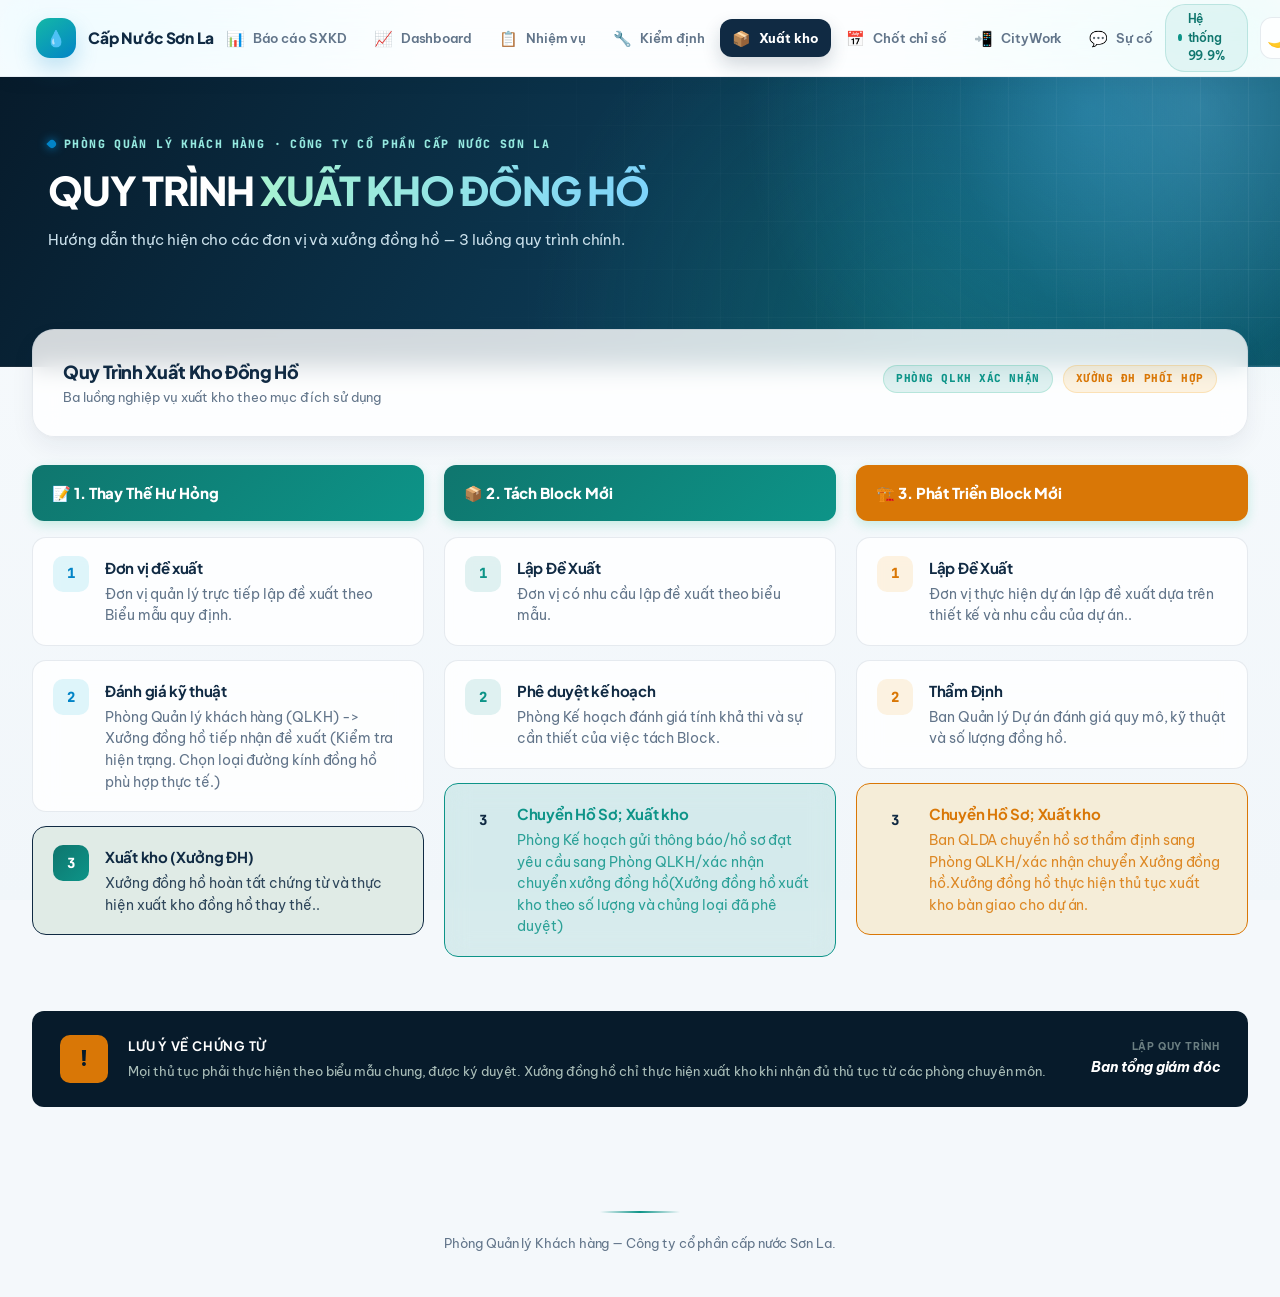
<file: Thu_tuc_xuat_kho.html>
<!DOCTYPE html>
<html lang="vi" data-theme="light">
<head>
<script>try{document.documentElement.dataset.theme=localStorage.getItem('theme')||'light'}catch(e){}</script>
    <meta charset="UTF-8">
    <meta name="viewport" content="width=device-width, initial-scale=1.0">
    <title>Quy Trình Xuất Kho Đồng Hồ</title>
    <link rel="stylesheet" href="shared.css">
    <style>
        /* ---- Page-specific styles for Xuất Kho process ---- */

        /* Badge row beneath masthead */
        .badge-row {
            display: flex;
            gap: 10px;
            flex-wrap: wrap;
            margin-bottom: 8px;
        }

        /* Highlight variant for final steps in each column */
        .flow-step.highlight-navy {
            background: #e0ebe6;
            border-color: var(--navy);
        }
        .flow-step.highlight-navy h3 { color: var(--navy); }
        .flow-step.highlight-navy p  { color: var(--navy); opacity: .85; }

        .flow-step.highlight-teal {
            background: var(--teal-light);
            border-color: var(--teal);
        }
        .flow-step.highlight-teal h3 { color: var(--teal); }
        .flow-step.highlight-teal p  { color: var(--teal); opacity: .85; }

        .flow-step.highlight-gold {
            background: #f5edd8;
            border-color: var(--gold);
        }
        .flow-step.highlight-gold h3 { color: var(--gold); }
        .flow-step.highlight-gold p  { color: var(--gold); opacity: .85; }

        /* Note callout at bottom */
        .note-callout {
            background: var(--navy-deep);
            color: #cfe3d9;
            border-radius: 12px;
            padding: 24px 28px;
            margin-top: 40px;
            display: flex;
            align-items: center;
            gap: 20px;
            flex-wrap: wrap;
        }
        .note-callout .note-icon {
            width: 48px; height: 48px;
            border-radius: 10px;
            background: var(--gold);
            color: var(--navy-deep);
            display: flex; align-items: center; justify-content: center;
            font-weight: 800; font-size: 22px;
            flex-shrink: 0;
        }
        .note-callout .note-body {
            flex: 1;
            min-width: 200px;
        }
        .note-callout .note-body h4 {
            margin: 0 0 4px;
            color: #fff;
            font-size: 13px;
            text-transform: uppercase;
            letter-spacing: .06em;
            font-family: var(--font-display);
        }
        .note-callout .note-body p {
            margin: 0;
            font-size: 12.5px;
            line-height: 1.65;
            opacity: .82;
        }
        .note-callout .note-author {
            text-align: right;
            min-width: 120px;
        }
        .note-callout .note-author .label {
            font-size: 10px;
            text-transform: uppercase;
            letter-spacing: .08em;
            opacity: .5;
            font-weight: 700;
            margin-bottom: 2px;
        }
        .note-callout .note-author .name {
            font-size: 13.5px;
            font-weight: 700;
            color: #fff;
            font-style: italic;
        }
    </style>
<link rel="manifest" href="manifest.json">
<meta name="theme-color" content="#0052cc">
<script>
  if ('serviceWorker' in navigator) {
    window.addEventListener('load', () => {
      navigator.serviceWorker.register('sw.js').then(registration => {
        console.log('SW registered: ', registration);
      }).catch(registrationError => {
        console.log('SW registration failed: ', registrationError);
      });
    });
  }
</script>
</head>
<body>

<!-- ═══════════ NAVBAR ═══════════ -->
<nav class="site-nav">
  <div class="nav-inner">
    <a href="index.html" class="nav-brand">
      <div class="brand-badge">💧</div>
      <span>Cấp Nước Sơn La</span>
    </a>
    <div class="nav-links">
      <a href="index.html"><span class="nav-icon">📊</span>Báo cáo SXKD</a>
      <a href="dashboard.html"><span class="nav-icon">📈</span>Dashboard</a>
      <a href="Nhiem_vu.html"><span class="nav-icon">📋</span>Nhiệm vụ</a>
      <a href="Quy_trinh_kiem_dinh.html"><span class="nav-icon">🔧</span>Kiểm định</a>
      <a href="Thu_tuc_xuat_kho.html" class="active"><span class="nav-icon">📦</span>Xuất kho</a>
      <a href="lich_chot_chi_so.html"><span class="nav-icon">📅</span>Chốt chỉ số</a>
      <a href="Quy_trinh_citywork.html"><span class="nav-icon">📲</span>CityWork</a>
      <a href="Quy_trinh_su_co.html"><span class="nav-icon">💬</span>Sự cố</a>
    </div>
    <div class="nav-actions">
      <div class="status-chip"><span class="pulse-dot"></span>Hệ thống 99.9%</div>
      <button class="theme-toggle-btn" id="themeToggle" onclick="toggleTheme()" title="Đổi giao diện Sáng/Tối">🌙</button>
      <button class="nav-toggle" onclick="document.querySelector('.nav-links').classList.toggle('open')" aria-label="Menu">☰</button>
    </div>
  </div>
</nav>

<!-- ═══════════ MASTHEAD ═══════════ -->
<header class="masthead">
  <div class="eyebrow"><span class="drop"></span>Phòng Quản lý Khách hàng · Công ty cổ phần cấp nước Sơn La</div>
  <h1>QUY TRÌNH <span class="highlight-text">XUẤT KHO ĐỒNG HỒ</span></h1>
  <p class="sub">Hướng dẫn thực hiện cho các đơn vị và xưởng đồng hồ — 3 luồng quy trình chính.</p>
</header>

<!-- ═══════════ CONTENT ═══════════ -->
<div class="wrap">

    <!-- Badge row -->
    <div class="panel" style="display:flex; flex-wrap:wrap; align-items:center; justify-content:space-between; gap:12px;">
        <div>
            <h2 style="margin:0;">Quy Trình Xuất Kho Đồng Hồ</h2>
            <p class="hint" style="margin:0;">Ba luồng nghiệp vụ xuất kho theo mục đích sử dụng</p>
        </div>
        <div class="badge-row">
            <span class="badge badge-teal">Phòng QLKH Xác Nhận</span>
            <span class="badge badge-gold">Xưởng ĐH Phối Hợp</span>
        </div>
    </div>

    <!-- ═══════════ 3 PROCESS COLUMNS ═══════════ -->
    <div class="grid-3" style="margin-top:8px;">

        <!-- CỘT 1: THAY THẾ HƯ HỎNG (navy accent) -->
        <div>
            <div class="flow-header">
                📝 1. Thay Thế Hư Hỏng
            </div>

            <!-- Step 1.1 -->
            <div class="flow-step">
                <div class="step-num navy">1</div>
                <div>
                    <h3>Đơn vị đề xuất</h3>
                    <p>Đơn vị quản lý trực tiếp lập đề xuất theo Biểu mẫu quy định.</p>
                </div>
            </div>

            <!-- Step 1.2 -->
            <div class="flow-step">
                <div class="step-num navy">2</div>
                <div>
                    <h3>Đánh giá kỹ thuật</h3>
                    <p>Phòng Quản lý khách hàng (QLKH) -> Xưởng đồng hồ tiếp nhận đề xuất (Kiểm tra hiện trạng. Chọn loại đường kính đồng hồ phù hợp thực tế.)</p>
                </div>
            </div>

            <!-- Step 1.3 -->
            <div class="flow-step highlight-navy">
                <div class="step-num filled">3</div>
                <div>
                    <h3>Xuất kho (Xưởng ĐH)</h3>
                    <p>Xưởng đồng hồ hoàn tất chứng từ và thực hiện xuất kho đồng hồ thay thế..</p>
                </div>
            </div>
        </div>

        <!-- CỘT 2: TÁCH BLOCK MỚI (teal accent) -->
        <div>
            <div class="flow-header teal-bg">
                📦 2. Tách Block Mới
            </div>

            <!-- Step 2.1 -->
            <div class="flow-step">
                <div class="step-num teal">1</div>
                <div>
                    <h3>Lập Đề Xuất</h3>
                    <p>Đơn vị có nhu cầu lập đề xuất theo biểu mẫu.</p>
                </div>
            </div>

            <!-- Step 2.2 -->
            <div class="flow-step">
                <div class="step-num teal">2</div>
                <div>
                    <h3>Phê duyệt kế hoạch</h3>
                    <p>Phòng Kế hoạch đánh giá tính khả thi và sự cần thiết của việc tách Block.</p>
                </div>
            </div>

            <!-- Step 2.3 -->
            <div class="flow-step highlight-teal">
                <div class="step-num filled-teal">3</div>
                <div>
                    <h3>Chuyển Hồ Sơ; Xuất kho</h3>
                    <p>Phòng Kế hoạch gửi thông báo/hồ sơ đạt yêu cầu sang Phòng QLKH/xác nhận chuyển xưởng đồng hồ(Xưởng đồng hồ xuất kho theo số lượng và chủng loại đã phê duyệt)</p>
                </div>
            </div>
        </div>

        <!-- CỘT 3: PHÁT TRIỂN BLOCK MỚI (gold accent) -->
        <div>
            <div class="flow-header gold-bg">
                🏗️ 3. Phát Triển Block Mới
            </div>

            <!-- Step 3.1 -->
            <div class="flow-step">
                <div class="step-num gold">1</div>
                <div>
                    <h3>Lập Đề Xuất</h3>
                    <p>Đơn vị thực hiện dự án lập đề xuất dựa trên thiết kế và nhu cầu của dự án..</p>
                </div>
            </div>

            <!-- Step 3.2 -->
            <div class="flow-step">
                <div class="step-num gold">2</div>
                <div>
                    <h3>Thẩm Định</h3>
                    <p>Ban Quản lý Dự án đánh giá quy mô, kỹ thuật và số lượng đồng hồ.</p>
                </div>
            </div>

            <!-- Step 3.3 -->
            <div class="flow-step highlight-gold">
                <div class="step-num filled-gold">3</div>
                <div>
                    <h3>Chuyển Hồ Sơ; Xuất kho</h3>
                    <p>Ban QLDA chuyển hồ sơ thẩm định sang Phòng QLKH/xác nhận chuyển Xưởng đồng hồ.Xưởng đồng hồ thực hiện thủ tục xuất kho bàn giao cho dự án.</p>
                </div>
            </div>
        </div>

    </div><!-- /.grid-3 -->

    <!-- ═══════════ GHI CHÚ CHỨNG TỪ ═══════════ -->
    <div class="note-callout">
        <div class="note-icon">!</div>
        <div class="note-body">
            <h4>Lưu ý về Chứng từ</h4>
            <p>Mọi thủ tục phải thực hiện theo biểu mẫu chung, được ký duyệt. Xưởng đồng hồ chỉ thực hiện xuất kho khi nhận đủ thủ tục từ các phòng chuyên môn.</p>
        </div>
        <div class="note-author">
            <div class="label">lập quy trình</div>
            <div class="name">Ban tổng giám đóc</div>
        </div>
    </div>
</div><!-- /.wrap -->

<!-- ═══════════ FOOTER ═══════════ -->
<footer class="rpt-footer">
  Phòng Quản lý Khách hàng — Công ty cổ phần cấp nước Sơn La.
</footer>

<script>
// Theme Toggle Script
function initTheme() {
  const savedTheme = localStorage.getItem('theme') || 'light';
  document.documentElement.setAttribute('data-theme', savedTheme);
  const btn = document.getElementById('themeToggle');
  if (btn) btn.innerHTML = savedTheme === 'dark' ? '☀️' : '🌙';
}
function toggleTheme() {
  const current = document.documentElement.getAttribute('data-theme') === 'dark' ? 'light' : 'dark';
  document.documentElement.setAttribute('data-theme', current);
  localStorage.setItem('theme', current);
  const btn = document.getElementById('themeToggle');
  if (btn) btn.innerHTML = current === 'dark' ? '☀️' : '🌙';
}
document.addEventListener('DOMContentLoaded', initTheme);

// Scroll to Top Script
window.addEventListener('scroll', () => {
  const btn = document.getElementById('backToTop');
  if (btn) {
    if (window.scrollY > 300) btn.classList.add('show');
    else btn.classList.remove('show');
  }
});
</script>

<button class="back-to-top" id="backToTop" onclick="window.scrollTo({top: 0, behavior: 'smooth'})" title="Về đầu trang">↑</button>
</body>
</html>
</file>
<file: shared.css>
/* ================================================================
   SHARED.CSS — ULTRA-MODERN GLASSMORPHIC DESIGN SYSTEM
   Công ty Cổ phần Cấp nước Sơn La (Son La Water Supply Joint Stock Company)
   ================================================================ */

@import url('https://fonts.googleapis.com/css2?family=Plus+Jakarta+Sans:wght@400;500;600;700;800&family=Be+Vietnam+Pro:wght@400;500;600;700;800&family=JetBrains+Mono:ital,wght@0,400;0,500;0,600;0,700;1,400&display=swap');

/* ---- CSS Variables & Color Schemes ---- */
:root {
  /* Common Palette */
  --teal: #10B981;
  --teal-dark: #059669;
  --teal-light: rgba(16, 185, 129, 0.12);
  --cyan: #06B6D4;
  --cyan-light: rgba(6, 182, 212, 0.12);
  --blue: #3B82F6;
  --gold: #F59E0B;
  --gold-light: rgba(245, 158, 11, 0.12);
  --danger-bg: rgba(239, 68, 68, 0.12);
  --danger-text: #EF4444;

  /* Light Theme (Default) */
  --bg-page: #F8FAFC;
  --bg-mesh: radial-gradient(at 0% 0%, rgba(6, 182, 212, 0.08) 0px, transparent 50%),
              radial-gradient(at 100% 0%, rgba(16, 185, 129, 0.08) 0px, transparent 50%),
              radial-gradient(at 50% 100%, rgba(59, 130, 246, 0.05) 0px, transparent 50%);
  --card-bg: rgba(255, 255, 255, 0.85);
  --card-bg-solid: #FFFFFF;
  --card-border: rgba(226, 232, 240, 0.8);
  --card-hover-border: rgba(16, 185, 129, 0.4);
  --glass-bg: rgba(255, 255, 255, 0.75);
  --glass-border: rgba(255, 255, 255, 0.6);
  --navy: #0F172A;
  --navy-deep: #090D16;
  --ink: #0F172A;
  --muted: #64748B;
  --line: #E2E8F0;
  --paper: #F8FAFC;

  --shadow-sm: 0 2px 8px -2px rgba(15, 23, 42, 0.06);
  --shadow-md: 0 10px 25px -5px rgba(15, 23, 42, 0.08), 0 8px 10px -6px rgba(15, 23, 42, 0.04);
  --shadow-lg: 0 20px 35px -10px rgba(15, 23, 42, 0.12), 0 10px 15px -5px rgba(15, 23, 42, 0.06);
  --shadow-glow: 0 0 25px rgba(16, 185, 129, 0.25);

  --font-display: 'Plus Jakarta Sans', 'Be Vietnam Pro', sans-serif;
  --font-body: 'Be Vietnam Pro', 'Plus Jakarta Sans', -apple-system, BlinkMacSystemFont, sans-serif;
  --font-mono: 'JetBrains Mono', monospace;
  font-size: 15px;

  color-scheme: light dark;
}

/* Dark Theme Overrides */
[data-theme="dark"] {
  --bg-page: #0B131E;
  --bg-mesh: radial-gradient(at 0% 0%, rgba(6, 182, 212, 0.15) 0px, transparent 60%),
              radial-gradient(at 100% 0%, rgba(16, 185, 129, 0.12) 0px, transparent 60%),
              radial-gradient(at 50% 100%, rgba(15, 23, 42, 0.8) 0px, transparent 60%);
  --card-bg: rgba(18, 28, 45, 0.75);
  --card-bg-solid: #121C2D;
  --card-border: rgba(255, 255, 255, 0.08);
  --card-hover-border: rgba(16, 185, 129, 0.5);
  --glass-bg: rgba(15, 23, 42, 0.8);
  --glass-border: rgba(255, 255, 255, 0.12);
  --navy: #38BDF8;
  --navy-deep: #070C14;
  --ink: #F1F5F9;
  --muted: #94A3B8;
  --line: #1E293B;
  --paper: #0B131E;

  --shadow-sm: 0 4px 12px rgba(0, 0, 0, 0.3);
  --shadow-md: 0 12px 30px rgba(0, 0, 0, 0.4);
  --shadow-lg: 0 24px 48px rgba(0, 0, 0, 0.5);
}

/* Base resets & typography */
*, *::before, *::after {
  box-sizing: border-box;
}

body {
  margin: 0;
  font-family: var(--font-body);
  background-color: var(--bg-page);
  background-image: var(--bg-mesh);
  background-attachment: fixed;
  color: var(--ink);
  min-height: 100vh;
  line-height: 1.6;
  -webkit-font-smoothing: antialiased;
  -moz-osx-font-smoothing: grayscale;
  transition: background-color 0.3s ease, color 0.3s ease;
}

h1, h2, h3, h4, h5, h6 {
  font-family: var(--font-display);
  font-weight: 700;
  letter-spacing: -0.02em;
  color: var(--ink);
}

a {
  color: var(--teal);
  text-decoration: none;
  transition: all 0.2s ease;
}

/* Scrollbar Customization */
::-webkit-scrollbar {
  width: 8px;
  height: 8px;
}
::-webkit-scrollbar-track {
  background: var(--bg-page);
}
::-webkit-scrollbar-thumb {
  background: var(--line);
  border-radius: 4px;
}
::-webkit-scrollbar-thumb:hover {
  background: var(--teal);
}

/* ================================================================
   NAVIGATION BAR (Glassmorphism Navbar)
   ================================================================ */
.site-nav {
  background: var(--glass-bg);
  backdrop-filter: blur(16px) saturate(180%);
  -webkit-backdrop-filter: blur(16px) saturate(180%);
  border-bottom: 1px solid var(--card-border);
  position: sticky;
  top: 0;
  z-index: 1000;
  transition: all 0.3s ease;
}

.site-nav .nav-inner {
  max-width: 1560px;
  margin: 0 auto;
  padding: 0 28px;
  display: flex;
  align-items: center;
  justify-content: space-between;
  height: 68px;
}

.site-nav .nav-brand {
  font-family: var(--font-display);
  font-weight: 800;
  color: var(--ink);
  font-size: 15px;
  letter-spacing: -0.01em;
  white-space: nowrap;
  display: flex;
  align-items: center;
  gap: 10px;
  text-decoration: none;
}

.site-nav .nav-brand .brand-badge {
  width: 34px;
  height: 34px;
  border-radius: 10px;
  background: linear-gradient(135deg, var(--teal), var(--cyan));
  display: flex;
  align-items: center;
  justify-content: center;
  box-shadow: 0 4px 12px rgba(16, 185, 129, 0.3);
  color: #fff;
  font-size: 16px;
  flex-shrink: 0;
}

.site-nav .nav-brand .brand-drop {
  width: 8px;
  height: 8px;
  border-radius: 50% 50% 50% 0;
  background: var(--cyan);
  transform: rotate(45deg);
  display: inline-block;
  flex-shrink: 0;
}

.site-nav .nav-links {
  display: flex;
  align-items: center;
  gap: 4px;
  list-style: none;
  margin: 0;
  padding: 0;
}

.site-nav .nav-links a {
  display: flex;
  align-items: center;
  gap: 8px;
  padding: 9px 16px;
  color: var(--muted);
  text-decoration: none;
  font-size: 13.5px;
  font-weight: 600;
  border-radius: 10px;
  transition: all 0.2s cubic-bezier(0.4, 0, 0.2, 1);
  white-space: nowrap;
}

.site-nav .nav-links a:hover {
  color: var(--ink);
  background: var(--teal-light);
  transform: translateY(-1px);
}

.site-nav .nav-links a.active {
  color: #ffffff;
  background: linear-gradient(135deg, var(--teal-dark), var(--teal));
  font-weight: 700;
  box-shadow: 0 4px 14px rgba(16, 185, 129, 0.35);
}

.site-nav .nav-links a .nav-icon {
  font-size: 15px;
  line-height: 1;
}

/* Nav Actions & Theme Switcher */
.nav-actions {
  display: flex;
  align-items: center;
  gap: 12px;
}

.theme-toggle-btn {
  background: var(--card-bg);
  border: 1px solid var(--card-border);
  color: var(--ink);
  width: 40px;
  height: 40px;
  border-radius: 10px;
  display: flex;
  align-items: center;
  justify-content: center;
  cursor: pointer;
  font-size: 18px;
  transition: all 0.2s ease;
}

.theme-toggle-btn:hover {
  border-color: var(--teal);
  background: var(--teal-light);
  transform: scale(1.05);
}

.status-chip {
  display: inline-flex;
  align-items: center;
  gap: 6px;
  padding: 5px 12px;
  background: rgba(16, 185, 129, 0.1);
  border: 1px solid rgba(16, 185, 129, 0.25);
  border-radius: 20px;
  font-size: 11.5px;
  font-weight: 600;
  color: var(--teal);
}

.status-chip .pulse-dot {
  width: 7px;
  height: 7px;
  border-radius: 50%;
  background: var(--teal);
  box-shadow: 0 0 0 0 rgba(16, 185, 129, 0.7);
  animation: pulse-ring 2s infinite;
}

@keyframes pulse-ring {
  0% { transform: scale(0.95); box-shadow: 0 0 0 0 rgba(16, 185, 129, 0.7); }
  70% { transform: scale(1); box-shadow: 0 0 0 8px rgba(16, 185, 129, 0); }
  100% { transform: scale(0.95); box-shadow: 0 0 0 0 rgba(16, 185, 129, 0); }
}

/* Hamburger - mobile */
.site-nav .nav-toggle {
  display: none;
  background: var(--card-bg);
  border: 1px solid var(--card-border);
  color: var(--ink);
  font-size: 20px;
  cursor: pointer;
  padding: 8px 12px;
  border-radius: 8px;
}

@media (max-width: 1024px) {
  .site-nav .nav-toggle { display: block; }
  .status-chip { display: none; }
  .site-nav .nav-links {
    display: none;
    flex-direction: column;
    position: absolute;
    top: 68px;
    left: 0; right: 0;
    background: var(--glass-bg);
    backdrop-filter: blur(20px);
    -webkit-backdrop-filter: blur(20px);
    padding: 16px;
    border-bottom: 1px solid var(--card-border);
    gap: 6px;
    box-shadow: var(--shadow-lg);
  }
  .site-nav .nav-links.open { display: flex; }
  .site-nav .nav-links a { padding: 12px 16px; border-radius: 10px; width: 100%; }
}

/* ================================================================
   HERO / MASTHEAD (Modern Mesh Gradient Header)
   ================================================================ */
.masthead {
  background: linear-gradient(135deg, rgba(15, 23, 42, 0.95), rgba(9, 13, 22, 0.98)),
              radial-gradient(circle at 80% 20%, rgba(6, 182, 212, 0.25), transparent 50%),
              radial-gradient(circle at 20% 80%, rgba(16, 185, 129, 0.2), transparent 50%);
  color: #FFFFFF;
  padding: 48px 48px 68px;
  position: relative;
  overflow: hidden;
  border-bottom: 1px solid rgba(255, 255, 255, 0.08);
}

[data-theme="dark"] .masthead {
  background: linear-gradient(135deg, #070C14, #0D1624),
              radial-gradient(circle at 80% 20%, rgba(6, 182, 212, 0.3), transparent 50%),
              radial-gradient(circle at 20% 80%, rgba(16, 185, 129, 0.25), transparent 50%);
}

.masthead::before {
  content: "";
  position: absolute; right: -50px; top: -100px; width: 360px; height: 360px;
  border-radius: 50%;
  background: radial-gradient(circle, rgba(16, 185, 129, 0.15) 0%, transparent 70%);
  pointer-events: none;
}

.masthead .eyebrow {
  text-transform: uppercase;
  letter-spacing: 0.15em;
  font-size: 11.5px;
  color: #34D399;
  font-weight: 800;
  display: flex;
  align-items: center;
  gap: 8px;
  position: relative;
  z-index: 2;
  font-family: var(--font-mono);
}

.masthead .eyebrow .drop {
  width: 8px; height: 8px;
  border-radius: 50% 50% 50% 0;
  background: var(--cyan);
  transform: rotate(45deg);
  display: inline-block;
  box-shadow: 0 0 10px var(--cyan);
}

.masthead h1 {
  margin: 12px 0 10px;
  font-size: 34px;
  font-weight: 800;
  letter-spacing: -0.025em;
  position: relative;
  z-index: 2;
  max-width: 860px;
  color: #FFFFFF;
  line-height: 1.25;
}

.masthead h1 .highlight-text {
  background: linear-gradient(135deg, #34D399, #38BDF8);
  -webkit-background-clip: text;
  -webkit-text-fill-color: transparent;
}

.masthead p.sub {
  margin: 0;
  color: #94A3B8;
  font-size: 14.5px;
  max-width: 680px;
  line-height: 1.65;
  font-family: var(--font-body);
  position: relative;
  z-index: 2;
}

/* Container Wrap */
.wrap {
  max-width: 1560px;
  margin: 0 auto;
  padding: 0 28px 60px;
}

/* ================================================================
   PANELS & CARDS (Glassmorphism Cards)
   ================================================================ */
.panel {
  background: var(--card-bg);
  backdrop-filter: blur(12px);
  -webkit-backdrop-filter: blur(12px);
  border: 1px solid var(--card-border);
  border-radius: 16px;
  box-shadow: var(--shadow-md);
  padding: 26px 30px;
  margin-top: -38px;
  margin-bottom: 28px;
  position: relative;
  z-index: 2;
  transition: all 0.3s ease;
}

.panel:hover {
  border-color: var(--card-hover-border);
  box-shadow: var(--shadow-lg);
}

.panel h2 {
  margin: 0 0 6px;
  font-size: 18px;
  color: var(--ink);
  font-weight: 800;
}

.panel .hint {
  color: var(--muted);
  font-size: 13px;
  margin-bottom: 16px;
}

/* Generic Glass Card */
.s-card {
  background: var(--card-bg);
  backdrop-filter: blur(12px);
  -webkit-backdrop-filter: blur(12px);
  border: 1px solid var(--card-border);
  border-radius: 16px;
  box-shadow: var(--shadow-sm);
  padding: 24px;
  transition: all 0.25s cubic-bezier(0.4, 0, 0.2, 1);
  position: relative;
  overflow: hidden;
}

.s-card:hover {
  transform: translateY(-4px);
  box-shadow: var(--shadow-md);
  border-color: var(--card-hover-border);
}

.s-card.accent-teal { border-top: 4px solid var(--teal); }
.s-card.accent-navy { border-top: 4px solid var(--blue); }
.s-card.accent-gold { border-top: 4px solid var(--gold); }

.s-card.left-teal { border-left: 4px solid var(--teal); }
.s-card.left-navy { border-left: 4px solid var(--blue); }
.s-card.left-gold { border-left: 4px solid var(--gold); }

/* ================================================================
   FILTERS & CONTROLS
   ================================================================ */
.filters {
  display: flex;
  flex-wrap: wrap;
  gap: 24px;
  align-items: flex-end;
}

.filter-group label.grouplabel {
  display: block;
  font-size: 11.5px;
  font-weight: 800;
  text-transform: uppercase;
  letter-spacing: 0.08em;
  color: var(--teal);
  margin-bottom: 8px;
  font-family: var(--font-mono);
}

.years-grid {
  display: flex;
  flex-wrap: wrap;
  gap: 8px;
  max-width: 600px;
}

.year-chip {
  border: 1px solid var(--card-border);
  border-radius: 10px;
  padding: 7px 16px;
  font-size: 13.5px;
  cursor: pointer;
  user-select: none;
  background: var(--card-bg-solid);
  color: var(--ink);
  transition: all 0.2s ease;
  font-family: var(--font-mono);
  font-weight: 600;
}

.year-chip:hover {
  border-color: var(--teal);
  color: var(--teal);
  transform: translateY(-1px);
}

.year-chip.active {
  background: linear-gradient(135deg, var(--teal-dark), var(--teal));
  border-color: transparent;
  color: #FFFFFF;
  font-weight: 700;
  box-shadow: 0 4px 12px rgba(16, 185, 129, 0.3);
}

select#periodSelect, select#monthSelect, select#rangeFromSelect, select#rangeToSelect, select.select-filter {
  padding: 9px 16px;
  border: 1px solid var(--card-border);
  border-radius: 10px;
  font-size: 13.5px;
  background: var(--card-bg-solid);
  color: var(--ink);
  font-family: var(--font-body);
  font-weight: 600;
  outline: none;
  cursor: pointer;
  transition: all 0.2s ease;
}

select#periodSelect:focus, select#monthSelect:focus, select#rangeFromSelect:focus, select#rangeToSelect:focus, select.select-filter:focus {
  border-color: var(--teal);
  box-shadow: 0 0 0 3px var(--teal-light);
}

.custom-months-grid {
  display: flex;
  flex-wrap: wrap;
  gap: 6px;
  max-width: 520px;
}

.custom-month-chip {
  border: 1px solid var(--card-border);
  border-radius: 8px;
  padding: 5px 11px;
  font-size: 12.5px;
  cursor: pointer;
  user-select: none;
  background: var(--card-bg-solid);
  color: var(--ink);
  transition: all 0.18s ease;
  font-family: var(--font-mono);
  font-weight: 600;
}

.custom-month-chip:hover {
  border-color: var(--teal);
  color: var(--teal);
}

.custom-month-chip.active {
  background: linear-gradient(135deg, var(--teal-dark), var(--teal));
  border-color: transparent;
  color: #FFFFFF;
  font-weight: 700;
  box-shadow: 0 3px 8px rgba(16, 185, 129, 0.28);
}

.btn-preset-chip {
  border: 1px solid var(--card-border);
  border-radius: 6px;
  padding: 3px 8px;
  font-size: 11px;
  font-weight: 700;
  background: var(--card-bg-solid);
  color: var(--muted);
  cursor: pointer;
  transition: all 0.15s ease;
}

.btn-preset-chip:hover {
  border-color: var(--teal);
  color: var(--teal);
  background: var(--teal-light);
}

.period-summary-badge {
  display: inline-flex;
  align-items: center;
  gap: 6px;
  padding: 5px 12px;
  background: var(--teal-light);
  border: 1px solid rgba(16, 185, 129, 0.3);
  border-radius: 20px;
  font-size: 12.5px;
  font-weight: 700;
  color: var(--teal);
}


.btn-apply {
  align-self: flex-end;
  background: linear-gradient(135deg, var(--teal-dark), var(--teal));
  color: #FFFFFF;
  border: none;
  border-radius: 10px;
  padding: 11px 24px;
  font-size: 13.5px;
  font-weight: 700;
  cursor: pointer;
  letter-spacing: 0.02em;
  margin-left: auto;
  font-family: var(--font-body);
  transition: all 0.2s ease;
  box-shadow: 0 4px 14px rgba(16, 185, 129, 0.3);
}

.btn-apply:hover {
  transform: translateY(-2px);
  box-shadow: 0 6px 18px rgba(16, 185, 129, 0.4);
}

/* ================================================================
   KPI CARDS (Ultra Modern Financial Summary Cards)
   ================================================================ */
.kpi-row {
  display: grid;
  grid-template-columns: repeat(auto-fit, minmax(210px, 1fr));
  gap: 16px;
  margin-bottom: 30px;
}

.kpi {
  background: var(--card-bg);
  backdrop-filter: blur(12px);
  -webkit-backdrop-filter: blur(12px);
  border: 1px solid var(--card-border);
  border-left: 4px solid var(--teal);
  border-radius: 14px;
  padding: 18px 20px;
  transition: all 0.25s cubic-bezier(0.4, 0, 0.2, 1);
  box-shadow: var(--shadow-sm);
}

.kpi:hover {
  transform: translateY(-3px);
  box-shadow: var(--shadow-md);
  border-color: var(--card-hover-border);
}

.kpi .label {
  font-size: 11.5px;
  color: var(--muted);
  text-transform: uppercase;
  letter-spacing: 0.06em;
  margin-bottom: 8px;
  font-family: var(--font-mono);
  font-weight: 600;
}

.kpi .value {
  font-size: 22px;
  font-weight: 800;
  color: var(--ink);
  font-family: var(--font-mono);
  letter-spacing: -0.02em;
}

.kpi .delta {
  font-size: 12px;
  margin-top: 6px;
  font-weight: 700;
  display: inline-flex;
  align-items: center;
  gap: 4px;
  padding: 3px 8px;
  border-radius: 6px;
  font-family: var(--font-mono);
}

.kpi .delta.up { color: #EF4444; background: rgba(239, 68, 68, 0.1); }
.kpi .delta.down { color: #10B981; background: rgba(16, 185, 129, 0.1); }
.kpi .delta.flat { color: var(--muted); background: var(--line); }

/* ================================================================
   SECTION TITLES
   ================================================================ */
.section-title {
  display: flex;
  align-items: center;
  gap: 14px;
  margin: 38px 0 16px;
  border-left: 4px solid var(--teal);
  padding-left: 14px;
}

.section-title h2, .section-title h3 {
  margin: 0;
  font-size: 20px;
  color: var(--ink);
  font-weight: 800;
}

.section-title .tag {
  background: var(--teal-light);
  color: var(--teal);
  font-size: 11px;
  font-weight: 800;
  padding: 4px 12px;
  border-radius: 20px;
  letter-spacing: 0.05em;
  text-transform: uppercase;
  font-family: var(--font-mono);
  border: 1px solid rgba(16, 185, 129, 0.2);
}

/* Year Block Container */
.year-block {
  background: var(--card-bg);
  backdrop-filter: blur(12px);
  -webkit-backdrop-filter: blur(12px);
  border: 1px solid var(--card-border);
  border-radius: 16px;
  margin-bottom: 32px;
  overflow: hidden;
  box-shadow: var(--shadow-sm);
  transition: border-color 0.2s ease;
}

.year-block:hover {
  border-color: var(--card-hover-border);
}

.year-block .yb-head {
  background: var(--card-bg-solid);
  color: var(--ink);
  padding: 16px 24px;
  font-size: 16px;
  font-weight: 800;
  display: flex;
  justify-content: space-between;
  align-items: center;
  font-family: var(--font-display);
  border-bottom: 1px solid var(--card-border);
}

.year-block .yb-head span.period {
  font-weight: 600;
  color: var(--teal);
  font-size: 13px;
  font-family: var(--font-mono);
  background: var(--teal-light);
  padding: 4px 12px;
  border-radius: 20px;
}

/* ================================================================
   DATA TABLES (Modern Monospace Precision Tables)
   ================================================================ */
.table-scroll {
  overflow-x: auto;
  border-radius: 0 0 16px 16px;
}

table.datatable {
  border-collapse: collapse;
  width: 100%;
  font-size: 13px;
  font-family: var(--font-mono);
}

table.datatable thead tr.g1 th {
  background: var(--card-bg-solid);
  color: var(--ink);
  font-weight: 800;
  text-align: center;
  border: 1px solid var(--line);
  padding: 10px 8px;
  font-size: 12px;
  font-family: var(--font-display);
  letter-spacing: -0.01em;
}

table.datatable thead tr.g2 th {
  background: var(--bg-page);
  color: var(--muted);
  font-weight: 700;
  text-align: center;
  border: 1px solid var(--line);
  padding: 8px 6px;
  font-size: 11.5px;
  font-family: var(--font-display);
}

table.datatable tbody td {
  border: 1px solid var(--line);
  padding: 8px 12px;
  text-align: right;
  white-space: nowrap;
  color: var(--ink);
  transition: background-color 0.15s ease;
}

table.datatable tbody td.name {
  text-align: left;
  font-weight: 700;
  color: var(--ink);
  font-family: var(--font-body);
}

table.datatable tbody td.tt {
  text-align: center;
  color: var(--muted);
  font-family: var(--font-mono);
}

table.datatable tbody tr:hover td {
  background: var(--teal-light);
}

/* --- Table Data Coloring & Highlight Styles --- */
table.datatable tbody tr.total td {
  font-weight: 800 !important;
  background: var(--teal-light);
  border-top: 2px solid var(--teal);
  color: var(--ink);
}

table.datatable tbody td.warn {
  background: rgba(239, 68, 68, 0.14) !important;
  color: #DC2626 !important;
  font-weight: 700;
}

[data-theme="dark"] table.datatable tbody td.warn {
  background: rgba(239, 68, 68, 0.28) !important;
  color: #FCA5A5 !important;
}

/* Year-over-Year Delta & Badge Colors */
.yoy-up, td.yoy-up {
  color: #059669 !important;
  font-weight: 700;
}

.yoy-down, td.yoy-down {
  color: #DC2626 !important;
  font-weight: 700;
}

.yoy-flat, td.yoy-flat {
  color: var(--muted) !important;
  font-weight: 500;
}

[data-theme="dark"] .yoy-up, [data-theme="dark"] td.yoy-up {
  color: #34D399 !important;
}

[data-theme="dark"] .yoy-down, [data-theme="dark"] td.yoy-down {
  color: #F87171 !important;
}

/* Month-on-Month Heatmap Cell Colors */
td.mom-cell {
  transition: background-color 0.2s ease;
  font-family: var(--font-mono);
}

td.mom-up-bg {
  background: rgba(16, 185, 129, 0.14) !important;
  color: #047857 !important;
  font-weight: 700;
}

td.mom-down-bg {
  background: rgba(239, 68, 68, 0.14) !important;
  color: #B91C1C !important;
  font-weight: 700;
}

td.mom-flat-bg {
  background: rgba(148, 163, 184, 0.08);
  color: var(--ink);
}

[data-theme="dark"] td.mom-up-bg {
  background: rgba(16, 185, 129, 0.24) !important;
  color: #34D399 !important;
}

[data-theme="dark"] td.mom-down-bg {
  background: rgba(239, 68, 68, 0.24) !important;
  color: #FCA5A5 !important;
}

/* Legend Note Below Tables */
.legend-note {
  padding: 12px 20px;
  font-size: 12.5px;
  color: var(--muted);
  border-top: 1px solid var(--card-border);
  background: var(--card-bg-solid);
  font-family: var(--font-body);
  display: flex;
  align-items: center;
  flex-wrap: wrap;
  gap: 8px;
}

.legend-note .swatch {
  display: inline-block;
  width: 14px;
  height: 14px;
  background: rgba(239, 68, 68, 0.25);
  border: 1px solid #EF4444;
  border-radius: 4px;
  vertical-align: middle;
}


/* ================================================================
   CHART CARDS
   ================================================================ */
.chart-card {
  background: var(--card-bg);
  backdrop-filter: blur(12px);
  -webkit-backdrop-filter: blur(12px);
  border: 1px solid var(--card-border);
  border-radius: 16px;
  padding: 22px 24px 12px;
  margin-bottom: 24px;
  box-shadow: var(--shadow-sm);
  transition: all 0.25s ease;
}

.chart-card:hover {
  box-shadow: var(--shadow-md);
  border-color: var(--card-hover-border);
}

.chart-card h4 {
  margin: 0 0 4px;
  font-size: 16px;
  color: var(--ink);
  font-weight: 800;
}

.chart-card .desc {
  font-size: 12.5px;
  color: var(--muted);
  margin-bottom: 14px;
  font-family: var(--font-body);
}

.chart-holder {
  height: 360px;
  position: relative;
}

/* ================================================================
   BUTTONS & BADGES
   ================================================================ */
.btn-primary {
  background: linear-gradient(135deg, var(--teal-dark), var(--teal));
  color: #FFFFFF;
  border: none;
  border-radius: 10px;
  padding: 10px 22px;
  font-size: 13.5px;
  font-weight: 700;
  cursor: pointer;
  font-family: var(--font-body);
  transition: all 0.2s ease;
  display: inline-flex;
  align-items: center;
  gap: 8px;
  box-shadow: 0 4px 12px rgba(16, 185, 129, 0.25);
}

.btn-primary:hover {
  transform: translateY(-2px);
  box-shadow: 0 6px 16px rgba(16, 185, 129, 0.35);
}

.btn-teal {
  background: var(--teal-light);
  color: var(--teal);
  border: 1px solid rgba(16, 185, 129, 0.3);
  border-radius: 10px;
  padding: 10px 22px;
  font-size: 13.5px;
  font-weight: 700;
  cursor: pointer;
  font-family: var(--font-body);
  transition: all 0.2s ease;
}

.btn-teal:hover {
  background: var(--teal);
  color: #FFFFFF;
  transform: translateY(-1px);
}

.badge {
  display: inline-block;
  padding: 4px 12px;
  border-radius: 20px;
  font-size: 11px;
  font-weight: 800;
  text-transform: uppercase;
  letter-spacing: 0.05em;
  font-family: var(--font-mono);
}

.badge-teal { background: var(--teal-light); color: var(--teal); border: 1px solid rgba(16, 185, 129, 0.2); }
.badge-navy { background: var(--cyan-light); color: var(--cyan); border: 1px solid rgba(6, 182, 212, 0.2); }
.badge-gold { background: var(--gold-light); color: var(--gold); border: 1px solid rgba(245, 158, 11, 0.2); }
.badge-danger { background: var(--danger-bg); color: var(--danger-text); border: 1px solid rgba(239, 68, 68, 0.2); }

/* ================================================================
   TIMELINE & PROCESS FLOW
   ================================================================ */
.timeline {
  position: relative;
  padding-left: 36px;
}

.timeline::before {
  content: "";
  position: absolute;
  left: 14px;
  top: 6px;
  bottom: 6px;
  width: 3px;
  background: var(--line);
  border-radius: 2px;
}

.timeline-item {
  position: relative;
  margin-bottom: 28px;
}

.timeline-item .timeline-dot {
  position: absolute;
  left: -32px;
  top: 4px;
  width: 22px;
  height: 22px;
  border-radius: 50%;
  background: var(--teal);
  border: 3px solid var(--bg-page);
  box-shadow: 0 0 0 2px var(--teal);
  display: flex;
  align-items: center;
  justify-content: center;
  font-size: 10px;
  font-weight: 800;
  color: #FFFFFF;
  z-index: 2;
}

.timeline-item .timeline-dot.navy { background: var(--blue); box-shadow: 0 0 0 2px var(--blue); }
.timeline-item .timeline-dot.gold { background: var(--gold); box-shadow: 0 0 0 2px var(--gold); }

/* Flow Cards */
.flow-header {
  background: linear-gradient(135deg, var(--teal-dark), var(--teal));
  color: #FFFFFF;
  padding: 16px 20px;
  border-radius: 12px;
  font-weight: 800;
  font-size: 15px;
  font-family: var(--font-display);
  margin-bottom: 16px;
  display: flex;
  align-items: center;
  gap: 10px;
  box-shadow: 0 4px 12px rgba(16, 185, 129, 0.2);
}

.flow-header.teal-bg { background: linear-gradient(135deg, var(--teal-dark), var(--teal)); }
.flow-header.gold-bg { background: linear-gradient(135deg, #D97706, var(--gold)); }

.flow-step {
  background: var(--card-bg);
  backdrop-filter: blur(12px);
  -webkit-backdrop-filter: blur(12px);
  border: 1px solid var(--card-border);
  border-radius: 14px;
  padding: 18px 20px;
  margin-bottom: 14px;
  display: flex;
  gap: 16px;
  align-items: flex-start;
  transition: all 0.25s ease;
}

.flow-step:hover {
  transform: translateY(-2px);
  border-color: var(--card-hover-border);
  box-shadow: var(--shadow-md);
}

.flow-step .step-num {
  width: 36px;
  height: 36px;
  border-radius: 10px;
  display: flex;
  align-items: center;
  justify-content: center;
  font-weight: 800;
  font-size: 14px;
  flex-shrink: 0;
  font-family: var(--font-mono);
}

.flow-step .step-num.navy { background: var(--cyan-light); color: var(--cyan); }
.flow-step .step-num.teal { background: var(--teal-light); color: var(--teal); }
.flow-step .step-num.gold { background: var(--gold-light); color: var(--gold); }
.flow-step .step-num.filled { background: linear-gradient(135deg, var(--teal-dark), var(--teal)); color: #FFFFFF; }

.flow-step h3 {
  margin: 0 0 4px;
  font-size: 15px;
  color: var(--ink);
  font-weight: 700;
}

.flow-step p {
  margin: 0;
  font-size: 13.5px;
  color: var(--muted);
  line-height: 1.6;
}

/* ================================================================
   FOOTER
   ================================================================ */
footer.rpt-footer {
  text-align: center;
  color: var(--muted);
  font-size: 12.5px;
  padding: 32px 0 44px;
  font-family: var(--font-body);
  position: relative;
}

footer.rpt-footer::before {
  content: "";
  display: block;
  width: 80px;
  height: 2px;
  background: linear-gradient(90deg, transparent, var(--teal), transparent);
  margin: 0 auto 20px;
}

/* ================================================================
   UTILITIES
   ================================================================ */
.text-navy { color: var(--blue); }
.text-teal { color: var(--teal); }
.text-gold { color: var(--gold); }
.text-muted { color: var(--muted); }
.text-ink { color: var(--ink); }
.text-center { text-align: center; }

.bg-teal-light { background: var(--teal-light); }
.bg-paper { background: var(--bg-page); }
.bg-card { background: var(--card-bg); }

.mt-0 { margin-top: 0; }
.mb-0 { margin-bottom: 0; }
.mb-sm { margin-bottom: 8px; }
.mb-md { margin-bottom: 16px; }
.mb-lg { margin-bottom: 28px; }
.mt-lg { margin-top: 28px; }

.grid-2 { display: grid; grid-template-columns: repeat(auto-fit, minmax(280px, 1fr)); gap: 20px; }
.grid-3 { display: grid; grid-template-columns: repeat(auto-fit, minmax(260px, 1fr)); gap: 20px; }
.grid-4 { display: grid; grid-template-columns: repeat(auto-fit, minmax(220px, 1fr)); gap: 16px; }
.flex-center { display: flex; align-items: center; justify-content: center; }

.icon-circle {
  width: 48px;
  height: 48px;
  border-radius: 12px;
  display: flex;
  align-items: center;
  justify-content: center;
  font-size: 22px;
  flex-shrink: 0;
}
.icon-circle.teal { background: var(--teal-light); color: var(--teal); }
.icon-circle.navy { background: var(--cyan-light); color: var(--cyan); }
.icon-circle.gold { background: var(--gold-light); color: var(--gold); }

/* Floating Back-to-Top */
.back-to-top {
  position: fixed;
  bottom: 28px;
  right: 28px;
  width: 46px;
  height: 46px;
  border-radius: 14px;
  background: var(--glass-bg);
  backdrop-filter: blur(16px);
  -webkit-backdrop-filter: blur(16px);
  border: 1px solid var(--card-border);
  color: var(--ink);
  display: flex;
  align-items: center;
  justify-content: center;
  cursor: pointer;
  box-shadow: var(--shadow-md);
  transition: all 0.3s cubic-bezier(0.4, 0, 0.2, 1);
  z-index: 99;
  opacity: 0;
  pointer-events: none;
  font-size: 18px;
  font-weight: bold;
}

.back-to-top.show {
  opacity: 1;
  pointer-events: auto;
}

.back-to-top:hover {
  background: var(--teal);
  color: #FFFFFF;
  border-color: var(--teal-dark);
  transform: translateY(-4px) scale(1.05);
  box-shadow: var(--shadow-glow);
}

/* ================================================================
   MODAL DIALOG (Glassmorphic Backdrop & Smooth Elevation)
   ================================================================ */
.modal-overlay {
  position: fixed;
  top: 0; left: 0; right: 0; bottom: 0;
  background: rgba(15, 23, 42, 0.6);
  backdrop-filter: blur(8px);
  -webkit-backdrop-filter: blur(8px);
  z-index: 2000;
  display: flex;
  align-items: center;
  justify-content: center;
  padding: 20px;
  opacity: 0;
  visibility: hidden;
  transition: all 0.3s cubic-bezier(0.4, 0, 0.2, 1);
}

.modal-overlay.open {
  opacity: 1;
  visibility: visible;
}

.modal-content {
  background: var(--card-bg-solid);
  border: 1px solid var(--card-border);
  border-radius: 20px;
  max-width: 640px;
  width: 100%;
  max-height: 90vh;
  overflow-y: auto;
  padding: 30px;
  box-shadow: var(--shadow-lg);
  transform: scale(0.92) translateY(20px);
  transition: all 0.3s cubic-bezier(0.4, 0, 0.2, 1);
  position: relative;
}

.modal-overlay.open .modal-content {
  transform: scale(1) translateY(0);
}

.modal-header {
  display: flex;
  justify-content: space-between;
  align-items: center;
  margin-bottom: 20px;
  padding-bottom: 16px;
  border-bottom: 1px solid var(--line);
}

.modal-header h3 {
  margin: 0;
  font-size: 20px;
  font-weight: 800;
  color: var(--ink);
}

.modal-close {
  background: var(--bg-page);
  border: 1px solid var(--card-border);
  color: var(--muted);
  width: 34px; height: 34px;
  border-radius: 10px;
  display: flex; align-items: center; justify-content: center;
  cursor: pointer;
  font-size: 18px;
  transition: all 0.2s ease;
}

.modal-close:hover {
  background: var(--danger-bg);
  color: var(--danger-text);
  border-color: rgba(239, 68, 68, 0.3);
}

/* ================================================================
   TAB NAVIGATION BAR (Modern Pill Tabs)
   ================================================================ */
.tab-bar {
  display: inline-flex;
  background: var(--card-bg-solid);
  padding: 5px;
  border-radius: 14px;
  border: 1px solid var(--card-border);
  gap: 4px;
  margin-bottom: 24px;
  box-shadow: var(--shadow-sm);
}

.tab-item {
  padding: 9px 20px;
  border-radius: 10px;
  font-size: 13.5px;
  font-weight: 700;
  color: var(--muted);
  cursor: pointer;
  transition: all 0.2s ease;
  user-select: none;
  font-family: var(--font-body);
  border: none;
  background: transparent;
  display: flex;
  align-items: center;
  gap: 8px;
}

.tab-item:hover {
  color: var(--ink);
  background: rgba(148, 163, 184, 0.1);
}

.tab-item.active {
  background: linear-gradient(135deg, var(--teal-dark), var(--teal));
  color: #FFFFFF;
  box-shadow: 0 4px 14px rgba(16, 185, 129, 0.3);
}

/* ================================================================
   TOAST NOTIFICATION (Floating Alerts)
   ================================================================ */
.toast-container {
  position: fixed;
  bottom: 24px;
  left: 24px;
  z-index: 3000;
  display: flex;
  flex-direction: column;
  gap: 10px;
  pointer-events: none;
}

.toast {
  background: var(--card-bg-solid);
  border: 1px solid var(--card-border);
  border-left: 4px solid var(--teal);
  padding: 14px 20px;
  border-radius: 12px;
  box-shadow: var(--shadow-lg);
  display: flex;
  align-items: center;
  gap: 12px;
  font-size: 13.5px;
  font-weight: 600;
  color: var(--ink);
  pointer-events: auto;
  transform: translateX(-100%);
  opacity: 0;
  transition: all 0.35s cubic-bezier(0.4, 0, 0.2, 1);
}

.toast.show {
  transform: translateX(0);
  opacity: 1;
}

.toast.success { border-left-color: var(--teal); }
.toast.warning { border-left-color: var(--gold); }
.toast.error { border-left-color: var(--danger-text); }

/* Print Overrides */
@media print {
  .no-print, .site-nav, .theme-toggle-btn, .back-to-top, .toast-container { display: none !important; }
  body { background: #fff !important; color: #000 !important; }
  .panel, .s-card, .chart-card, .year-block { box-shadow: none !important; border: 1px solid #ddd !important; background: #fff !important; }
}

/* ================================================================
   2026 REFRESH — WATERFLOW INTERFACE
   A calm, premium control-room feel for every operational page.
   ================================================================ */
:root {
  --teal: #0d9488;
  --teal-dark: #0f766e;
  --teal-light: rgba(13, 148, 136, .12);
  --cyan: #0284c7;
  --blue: #2563eb;
  --gold: #d97706;
  --bg-page: #f4f8fb;
  --bg-mesh:
    radial-gradient(circle at 4% -8%, rgba(14, 165, 233, .17), transparent 28rem),
    radial-gradient(circle at 98% 2%, rgba(20, 184, 166, .14), transparent 26rem),
    linear-gradient(180deg, #f8fbfd 0%, #f1f6fa 100%);
  --card-bg: rgba(255, 255, 255, .82);
  --card-bg-solid: #fff;
  --card-border: rgba(148, 163, 184, .22);
  --card-hover-border: rgba(13, 148, 136, .5);
  --glass-bg: rgba(255, 255, 255, .78);
  --glass-border: rgba(255, 255, 255, .7);
  --navy: #102a43;
  --navy-deep: #071b2b;
  --ink: #102a43;
  --muted: #62758a;
  --line: #deE8f0;
  --shadow-sm: 0 2px 4px rgba(15, 42, 67, .02), 0 10px 24px rgba(15, 42, 67, .06);
  --shadow-md: 0 16px 38px rgba(15, 42, 67, .09), 0 3px 8px rgba(15, 42, 67, .035);
  --shadow-lg: 0 28px 60px rgba(15, 42, 67, .15), 0 10px 24px rgba(15, 42, 67, .07);
}

[data-theme="dark"] {
  --bg-page: #071b2b;
  --bg-mesh:
    radial-gradient(circle at 5% -8%, rgba(14, 165, 233, .18), transparent 28rem),
    radial-gradient(circle at 95% 0%, rgba(20, 184, 166, .14), transparent 26rem),
    linear-gradient(180deg, #071b2b 0%, #0a2437 100%);
  --card-bg: rgba(12, 40, 59, .78);
  --card-bg-solid: #0c283b;
  --card-border: rgba(190, 220, 235, .12);
  --glass-bg: rgba(7, 27, 43, .78);
  --ink: #eaf4fa;
  --muted: #9fb4c4;
  --line: #1d4259;
  --navy: #72d6e6;
}

body { letter-spacing: -.005em; }

.site-nav {
  background: color-mix(in srgb, var(--glass-bg) 92%, transparent);
  border-bottom-color: color-mix(in srgb, var(--card-border) 70%, transparent);
  box-shadow: 0 4px 20px rgba(15, 42, 67, .035);
}
.site-nav .nav-inner { height: 76px; max-width: 1680px; padding: 0 36px; }
.site-nav .nav-brand { font-size: 15.5px; gap: 12px; }
.site-nav .nav-brand .brand-badge {
  width: 40px; height: 40px; border-radius: 14px;
  background: linear-gradient(145deg, #14b8a6 0%, #0284c7 100%);
  box-shadow: 0 10px 22px rgba(2, 132, 199, .22);
}
.site-nav .nav-links { gap: 3px; }
.site-nav .nav-links a { padding: 9px 12px; border-radius: 12px; font-size: 12.5px; }
.site-nav .nav-links a.active {
  background: #102a43;
  box-shadow: 0 8px 18px rgba(16, 42, 67, .18);
}
.site-nav .nav-links a:hover { background: rgba(13, 148, 136, .1); color: var(--teal-dark); }
.status-chip { background: rgba(13, 148, 136, .08); border-color: rgba(13, 148, 136, .18); color: var(--teal-dark); }
.theme-toggle-btn { border-radius: 12px; width: 42px; height: 42px; }

.masthead {
  min-height: 290px;
  padding: 58px max(48px, calc((100vw - 1560px) / 2 + 28px)) 92px;
  background:
    radial-gradient(circle at 85% 12%, rgba(56, 189, 248, .32), transparent 23rem),
    radial-gradient(circle at 72% 88%, rgba(20, 184, 166, .22), transparent 26rem),
    linear-gradient(120deg, #071b2b 0%, #0c3953 52%, #0a5264 100%);
}
.masthead::after {
  content: ""; position: absolute; inset: 0;
  background-image: linear-gradient(rgba(255,255,255,.055) 1px, transparent 1px), linear-gradient(90deg, rgba(255,255,255,.055) 1px, transparent 1px);
  background-size: 48px 48px; mask-image: linear-gradient(to left, black, transparent 70%);
  pointer-events: none;
}
.masthead::before { width: 520px; height: 520px; right: -180px; top: -230px; background: radial-gradient(circle, rgba(125, 211, 252, .26), transparent 67%); }
.masthead .eyebrow { color: #94e8df; letter-spacing: .12em; }
.masthead h1 { max-width: 980px; font-size: clamp(30px, 3.1vw, 48px); line-height: 1.14; margin: 15px 0 14px; }
.masthead h1 .highlight-text { background: linear-gradient(105deg, #a7f3d0, #7dd3fc); -webkit-background-clip: text; }
.masthead p.sub { max-width: 760px; color: #cae0eb; font-size: 15px; }

.wrap { max-width: 1620px; padding: 0 32px 72px; }
.panel, .s-card, .chart-card, .compare-wrap, .year-block {
  border-color: var(--card-border);
  box-shadow: var(--shadow-sm);
}
.panel { border-radius: 22px; padding: 28px 30px; }
.panel:hover, .s-card:hover { box-shadow: var(--shadow-md); }
.s-card, .chart-card, .compare-wrap, .year-block { border-radius: 20px; }
.btn-apply, .btn-process {
  border-radius: 12px !important;
  background: linear-gradient(135deg, #0f766e, #0d9488) !important;
  box-shadow: 0 10px 20px rgba(13, 148, 136, .22) !important;
}
.btn-apply:hover, .btn-process:hover { transform: translateY(-2px); filter: brightness(1.04); }

@media (max-width: 1200px) { .site-nav .nav-links a { padding: 8px 9px; font-size: 11.5px; } }
@media (max-width: 1024px) {
  .site-nav .nav-inner { height: 68px; padding: 0 20px; }
  .site-nav .nav-links { top: 68px; padding: 12px 20px 18px; }
  .masthead { min-height: 250px; padding: 44px 24px 72px; }
  .wrap { padding: 0 18px 48px; }
  .panel { padding: 22px 20px; border-radius: 18px; }
}

/* ================================================================
   SOWACO SXKD EXECUTIVE ENHANCEMENTS (UI-UX-PRO-MAX & FRONTEND-DESIGN)
   Triết lý: Hydraulic Topography & High-Density Enterprise Intelligence
   ================================================================ */

/* Global SVG Icon System (No emojis) */
.ui-icon {
  width: 16px;
  height: 16px;
  display: inline-block;
  vertical-align: -2px;
  stroke: currentColor;
  fill: none;
  stroke-width: 2;
  stroke-linecap: round;
  stroke-linejoin: round;
  flex-shrink: 0;
  transition: transform 0.2s ease, stroke 0.2s ease;
}
.ui-icon.lg { width: 20px; height: 20px; vertical-align: -4px; }
.ui-icon.xl { width: 24px; height: 24px; vertical-align: -5px; }
.ui-icon.sm { width: 13px; height: 13px; vertical-align: -1px; }

/* Navbar Brand & SVG Badge */
.site-nav .nav-brand .brand-badge {
  display: inline-flex;
  align-items: center;
  justify-content: center;
  color: #FFFFFF;
}
.site-nav .nav-brand .brand-badge svg {
  width: 22px;
  height: 22px;
  fill: #FFFFFF;
}

/* Masthead Inner Layout & Operational Telemetry Strip */
.masthead-inner {
  max-width: 1560px;
  margin: 0 auto;
  position: relative;
  z-index: 2;
}

.masthead-top-row {
  display: flex;
  align-items: center;
  justify-content: space-between;
  flex-wrap: wrap;
  gap: 12px;
  margin-bottom: 12px;
}

.masthead-crest-badge {
  display: inline-flex;
  align-items: center;
  gap: 8px;
  padding: 6px 14px;
  background: rgba(16, 185, 129, 0.14);
  border: 1px solid rgba(16, 185, 129, 0.3);
  border-radius: 999px;
  font-size: 11.5px;
  font-weight: 800;
  color: #6EE7B7;
  letter-spacing: 0.06em;
  text-transform: uppercase;
  font-family: var(--font-mono);
}

.masthead-telemetry-badge {
  display: inline-flex;
  align-items: center;
  gap: 8px;
  padding: 6px 14px;
  background: rgba(56, 189, 248, 0.12);
  border: 1px solid rgba(56, 189, 248, 0.25);
  border-radius: 999px;
  font-size: 11.5px;
  font-weight: 700;
  color: #7DD3FC;
  font-family: var(--font-mono);
}

.masthead-stats-strip {
  display: grid;
  grid-template-columns: repeat(auto-fit, minmax(220px, 1fr));
  gap: 14px;
  margin-top: 28px;
}

.masthead-stat-card {
  background: rgba(7, 27, 43, 0.65);
  backdrop-filter: blur(12px);
  -webkit-backdrop-filter: blur(12px);
  border: 1px solid rgba(125, 211, 252, 0.18);
  border-radius: 14px;
  padding: 14px 18px;
  display: flex;
  align-items: center;
  gap: 14px;
  transition: all 0.25s ease;
}
.masthead-stat-card:hover {
  background: rgba(12, 40, 59, 0.85);
  border-color: rgba(16, 185, 129, 0.4);
  transform: translateY(-2px);
}
.masthead-stat-icon {
  width: 40px;
  height: 40px;
  border-radius: 10px;
  background: rgba(56, 189, 248, 0.15);
  display: flex;
  align-items: center;
  justify-content: center;
  color: #38BDF8;
  flex-shrink: 0;
}
.masthead-stat-info {
  display: flex;
  flex-direction: column;
}
.masthead-stat-label {
  font-size: 11px;
  text-transform: uppercase;
  letter-spacing: 0.05em;
  color: #94A3B8;
  font-family: var(--font-mono);
  font-weight: 600;
}
.masthead-stat-val {
  font-size: 16px;
  font-weight: 800;
  color: #FFFFFF;
  margin-top: 2px;
  letter-spacing: -0.01em;
}

/* Floating Glassmorphic Sync Status Bar (Replaces legacy dataPanel) */
.sync-status-bar {
  background: var(--card-bg);
  backdrop-filter: blur(16px) saturate(160%);
  -webkit-backdrop-filter: blur(16px) saturate(160%);
  border: 1px solid var(--card-border);
  border-radius: 16px;
  padding: 14px 22px;
  margin-top: -34px;
  margin-bottom: 24px;
  box-shadow: var(--shadow-md);
  display: flex;
  align-items: center;
  justify-content: space-between;
  flex-wrap: wrap;
  gap: 14px;
  position: relative;
  z-index: 10;
  transition: all 0.25s ease;
}
.sync-status-bar:hover {
  box-shadow: var(--shadow-lg);
  border-color: var(--card-hover-border);
}
.sync-status-left {
  display: flex;
  align-items: center;
  gap: 12px;
  flex-wrap: wrap;
}
.sync-status-indicator {
  display: inline-flex;
  align-items: center;
  gap: 8px;
  padding: 5px 12px;
  border-radius: 999px;
  font-size: 12px;
  font-weight: 700;
  font-family: var(--font-mono);
  background: var(--teal-light);
  color: var(--teal-dark);
  border: 1px solid rgba(16, 185, 129, 0.3);
}
.sync-status-indicator .pulse-dot {
  width: 8px;
  height: 8px;
  border-radius: 50%;
  background: var(--teal);
  animation: pulse-ring 2s infinite;
}
.sync-status-msg {
  font-size: 13px;
  color: var(--ink);
  line-height: 1.4;
}
.sync-status-msg strong {
  color: var(--teal-dark);
}
.sync-btn-retry {
  display: inline-flex;
  align-items: center;
  gap: 6px;
  padding: 7px 14px;
  border-radius: 9px;
  font-size: 12.5px;
  font-weight: 700;
  font-family: var(--font-body);
  background: var(--teal-light);
  color: var(--teal-dark);
  border: 1px solid rgba(16, 185, 129, 0.35);
  cursor: pointer;
  transition: all 0.2s ease;
}
.sync-btn-retry:hover {
  background: var(--teal);
  color: #FFFFFF;
  transform: translateY(-1px);
}

/* Control Cockpit (Tham số đối chiếu & Điều hành) */
.control-cockpit {
  background: var(--card-bg);
  backdrop-filter: blur(14px);
  -webkit-backdrop-filter: blur(14px);
  border: 1px solid var(--card-border);
  border-radius: 18px;
  padding: 24px 26px;
  margin-bottom: 26px;
  box-shadow: var(--shadow-sm);
  transition: all 0.25s ease;
}
.control-cockpit:hover {
  border-color: var(--card-hover-border);
  box-shadow: var(--shadow-md);
}
.cockpit-header {
  display: flex;
  align-items: center;
  justify-content: space-between;
  flex-wrap: wrap;
  gap: 12px;
  margin-bottom: 18px;
  padding-bottom: 14px;
  border-bottom: 1px solid var(--line);
}
.cockpit-title {
  font-size: 16.5px;
  font-weight: 800;
  color: var(--ink);
  display: flex;
  align-items: center;
  gap: 10px;
  margin: 0;
}
.cockpit-grid {
  display: grid;
  grid-template-columns: minmax(280px, 1.2fr) minmax(320px, 1.6fr) auto;
  gap: 20px;
  align-items: start;
}
@media (max-width: 1100px) {
  .cockpit-grid {
    grid-template-columns: 1fr;
  }
}
.cockpit-zone {
  display: flex;
  flex-direction: column;
  gap: 10px;
}
.cockpit-zone-label {
  font-size: 12px;
  font-weight: 700;
  text-transform: uppercase;
  letter-spacing: 0.05em;
  color: var(--muted);
  font-family: var(--font-mono);
  display: flex;
  align-items: center;
  gap: 6px;
}
.preset-actions-bar {
  display: flex;
  align-items: center;
  gap: 6px;
  flex-wrap: wrap;
  margin-top: 4px;
}
.cockpit-actions-zone {
  display: flex;
  flex-direction: column;
  gap: 10px;
  justify-content: flex-end;
  height: 100%;
}
.cockpit-btn-primary {
  display: inline-flex;
  align-items: center;
  justify-content: center;
  gap: 8px;
  background: linear-gradient(135deg, #0f766e, #0d9488);
  color: #FFFFFF;
  border: none;
  border-radius: 11px;
  padding: 12px 22px;
  font-size: 13.5px;
  font-weight: 700;
  font-family: var(--font-body);
  cursor: pointer;
  transition: all 0.2s cubic-bezier(0.4, 0, 0.2, 1);
  box-shadow: 0 4px 14px rgba(13, 148, 136, 0.3);
  white-space: nowrap;
}
.cockpit-btn-primary:hover {
  transform: translateY(-2px);
  box-shadow: 0 6px 20px rgba(13, 148, 136, 0.4);
}
.cockpit-export-group {
  display: flex;
  align-items: center;
  gap: 8px;
}
.btn-export-excel {
  flex: 1;
  display: inline-flex;
  align-items: center;
  justify-content: center;
  gap: 6px;
  padding: 10px 14px;
  border-radius: 10px;
  background: var(--teal-light);
  color: var(--teal-dark);
  border: 1px solid rgba(16, 185, 129, 0.35);
  font-size: 12.5px;
  font-weight: 700;
  cursor: pointer;
  transition: all 0.2s ease;
  white-space: nowrap;
}
.btn-export-excel:hover {
  background: var(--teal);
  color: #FFFFFF;
  transform: translateY(-1px);
}
.btn-export-pdf {
  flex: 1;
  display: inline-flex;
  align-items: center;
  justify-content: center;
  gap: 6px;
  padding: 10px 14px;
  border-radius: 10px;
  background: rgba(30, 41, 59, 0.08);
  color: var(--ink);
  border: 1px solid var(--card-border);
  font-size: 12.5px;
  font-weight: 700;
  cursor: pointer;
  transition: all 0.2s ease;
  white-space: nowrap;
}
.btn-export-pdf:hover {
  background: #0f172a;
  color: #FFFFFF;
  transform: translateY(-1px);
}
[data-theme="dark"] .btn-export-pdf {
  background: rgba(255, 255, 255, 0.06);
  color: #F1F5F9;
}
[data-theme="dark"] .btn-export-pdf:hover {
  background: #38BDF8;
  color: #08101E;
}

/* Bento Grid Executive Briefing Cards */
.bento-summary-grid {
  display: grid;
  grid-template-columns: repeat(auto-fit, minmax(320px, 1fr));
  gap: 16px;
  margin-top: 14px;
}
.bento-card {
  background: var(--card-bg-solid);
  border: 1px solid var(--card-border);
  border-radius: 14px;
  padding: 18px 20px;
  display: flex;
  flex-direction: column;
  gap: 10px;
  box-shadow: var(--shadow-sm);
  transition: transform 0.2s ease, border-color 0.2s ease;
  position: relative;
  overflow: hidden;
}
.bento-card:hover {
  transform: translateY(-2px);
  border-color: var(--teal);
  box-shadow: var(--shadow-md);
}
.bento-card-header {
  display: flex;
  align-items: center;
  justify-content: space-between;
  gap: 10px;
}
.bento-card-badge {
  display: inline-flex;
  align-items: center;
  gap: 6px;
  padding: 4px 10px;
  border-radius: 999px;
  font-size: 11px;
  font-weight: 800;
  font-family: var(--font-mono);
  letter-spacing: 0.04em;
  text-transform: uppercase;
}
.bento-card-badge.info {
  background: rgba(59, 130, 246, 0.12);
  color: #2563EB;
}
.bento-card-badge.growth {
  background: var(--teal-light);
  color: var(--teal-dark);
}
.bento-card-badge.alert {
  background: var(--danger-bg);
  color: var(--danger-text);
}
.bento-card-badge.spotlight {
  background: var(--gold-light);
  color: #B45309;
}
.bento-card-title {
  font-size: 13.5px;
  font-weight: 800;
  color: var(--ink);
  line-height: 1.35;
}
.bento-card-body {
  font-size: 13px;
  color: var(--ink);
  line-height: 1.6;
}

/* Upgraded KPI Pulse Cards */
.kpi {
  background: var(--card-bg-solid) !important;
  border: 1px solid var(--card-border) !important;
  border-top: 3px solid var(--teal) !important;
  border-radius: 16px !important;
  padding: 18px 20px !important;
  display: flex;
  flex-direction: column;
  justify-content: space-between;
  transition: all 0.25s cubic-bezier(0.4, 0, 0.2, 1) !important;
}
.kpi:hover {
  transform: translateY(-3px) !important;
  box-shadow: var(--shadow-md) !important;
  border-color: var(--teal) !important;
}
.kpi-head-meta {
  display: flex;
  align-items: center;
  justify-content: space-between;
  margin-bottom: 6px;
}
.kpi-code {
  font-size: 10.5px;
  font-family: var(--font-mono);
  font-weight: 700;
  color: var(--muted);
  background: var(--bg-page);
  padding: 2px 7px;
  border-radius: 5px;
  border: 1px solid var(--card-border);
}
.kpi .value {
  font-size: 24px !important;
  font-weight: 800 !important;
  color: var(--ink) !important;
  font-family: var(--font-mono) !important;
  font-variant-numeric: tabular-nums !important;
  letter-spacing: -0.02em !important;
  line-height: 1.2 !important;
  margin: 6px 0 !important;
}

/* Data Table Headers */
table.datatable thead tr.g1 th {
  background: var(--card-bg-solid);
  box-shadow: 0 1px 0 var(--line);
}
table.datatable thead tr.g2 th {
  background: var(--bg-page);
  box-shadow: 0 1px 0 var(--line);
}

/* Rank Table Badges */
.rank-badge {
  display: inline-flex;
  align-items: center;
  justify-content: center;
  width: 26px;
  height: 26px;
  border-radius: 8px;
  font-weight: 800;
  font-size: 12px;
  font-family: var(--font-mono);
}
.rank-badge.rank-1 {
  background: linear-gradient(135deg, #F59E0B, #D97706);
  color: #FFFFFF;
  box-shadow: 0 2px 8px rgba(245, 158, 11, 0.4);
}
.rank-badge.rank-2 {
  background: linear-gradient(135deg, #94A3B8, #64748B);
  color: #FFFFFF;
}
.rank-badge.rank-3 {
  background: linear-gradient(135deg, #D97706, #92400E);
  color: #FFFFFF;
}
.rank-badge.rank-default {
  background: var(--bg-page);
  color: var(--muted);
  border: 1px solid var(--card-border);
}

/* Quick Branch Picker Chips */
.unit-quick-chips {
  display: flex;
  flex-wrap: wrap;
  gap: 6px;
  margin-top: 10px;
}
.unit-quick-chip {
  padding: 5px 11px;
  border-radius: 8px;
  border: 1px solid var(--card-border);
  background: var(--bg-page);
  color: var(--ink);
  font-size: 12px;
  font-weight: 600;
  cursor: pointer;
  transition: all 0.18s ease;
  user-select: none;
}
.unit-quick-chip:hover {
  border-color: var(--teal);
  color: var(--teal);
  background: var(--teal-light);
}
.unit-quick-chip.active {
  background: linear-gradient(135deg, #0f766e, #0d9488);
  border-color: transparent;
  color: #FFFFFF;
  font-weight: 700;
  box-shadow: 0 2px 6px rgba(13, 148, 136, 0.25);
}

/* Tabular Numerals Guarantee */
table.datatable td, .unit-kpi-val, .kpi .value, .forecast-scenario-val {
  font-variant-numeric: tabular-nums;
}

/* Unit Expert Tags & Status Badges */
.unit-expert-tag {
  display: inline-flex;
  align-items: center;
  gap: 4px;
  padding: 2px 8px;
  border-radius: 6px;
  font-size: 11px;
  font-weight: 800;
  font-family: var(--font-mono);
  letter-spacing: 0.04em;
  text-transform: uppercase;
  margin-right: 6px;
  vertical-align: 1px;
}
.unit-expert-tag.tag-danger {
  background: var(--danger-bg);
  color: var(--danger-text);
  border: 1px solid rgba(239, 68, 68, 0.3);
}
.unit-expert-tag.tag-warning {
  background: var(--gold-light);
  color: #B45309;
  border: 1px solid rgba(245, 158, 11, 0.3);
}
.unit-expert-tag.tag-success {
  background: var(--teal-light);
  color: var(--teal-dark);
  border: 1px solid rgba(16, 185, 129, 0.3);
}
.unit-expert-tag.tag-growth {
  background: rgba(16, 185, 129, 0.15);
  color: #047857;
  border: 1px solid rgba(16, 185, 129, 0.35);
}
.unit-expert-tag.tag-declining {
  background: rgba(239, 68, 68, 0.12);
  color: #B91C1C;
  border: 1px solid rgba(239, 68, 68, 0.3);
}
.unit-expert-tag.tag-neutral {
  background: var(--bg-page);
  color: var(--muted);
  border: 1px solid var(--card-border);
}
.unit-expert-tag.tag-power {
  background: rgba(245, 158, 11, 0.14);
  color: #D97706;
  border: 1px solid rgba(245, 158, 11, 0.3);
}
.unit-expert-tag.tag-target {
  background: rgba(59, 130, 246, 0.12);
  color: #2563EB;
  border: 1px solid rgba(59, 130, 246, 0.3);
}
</file>
